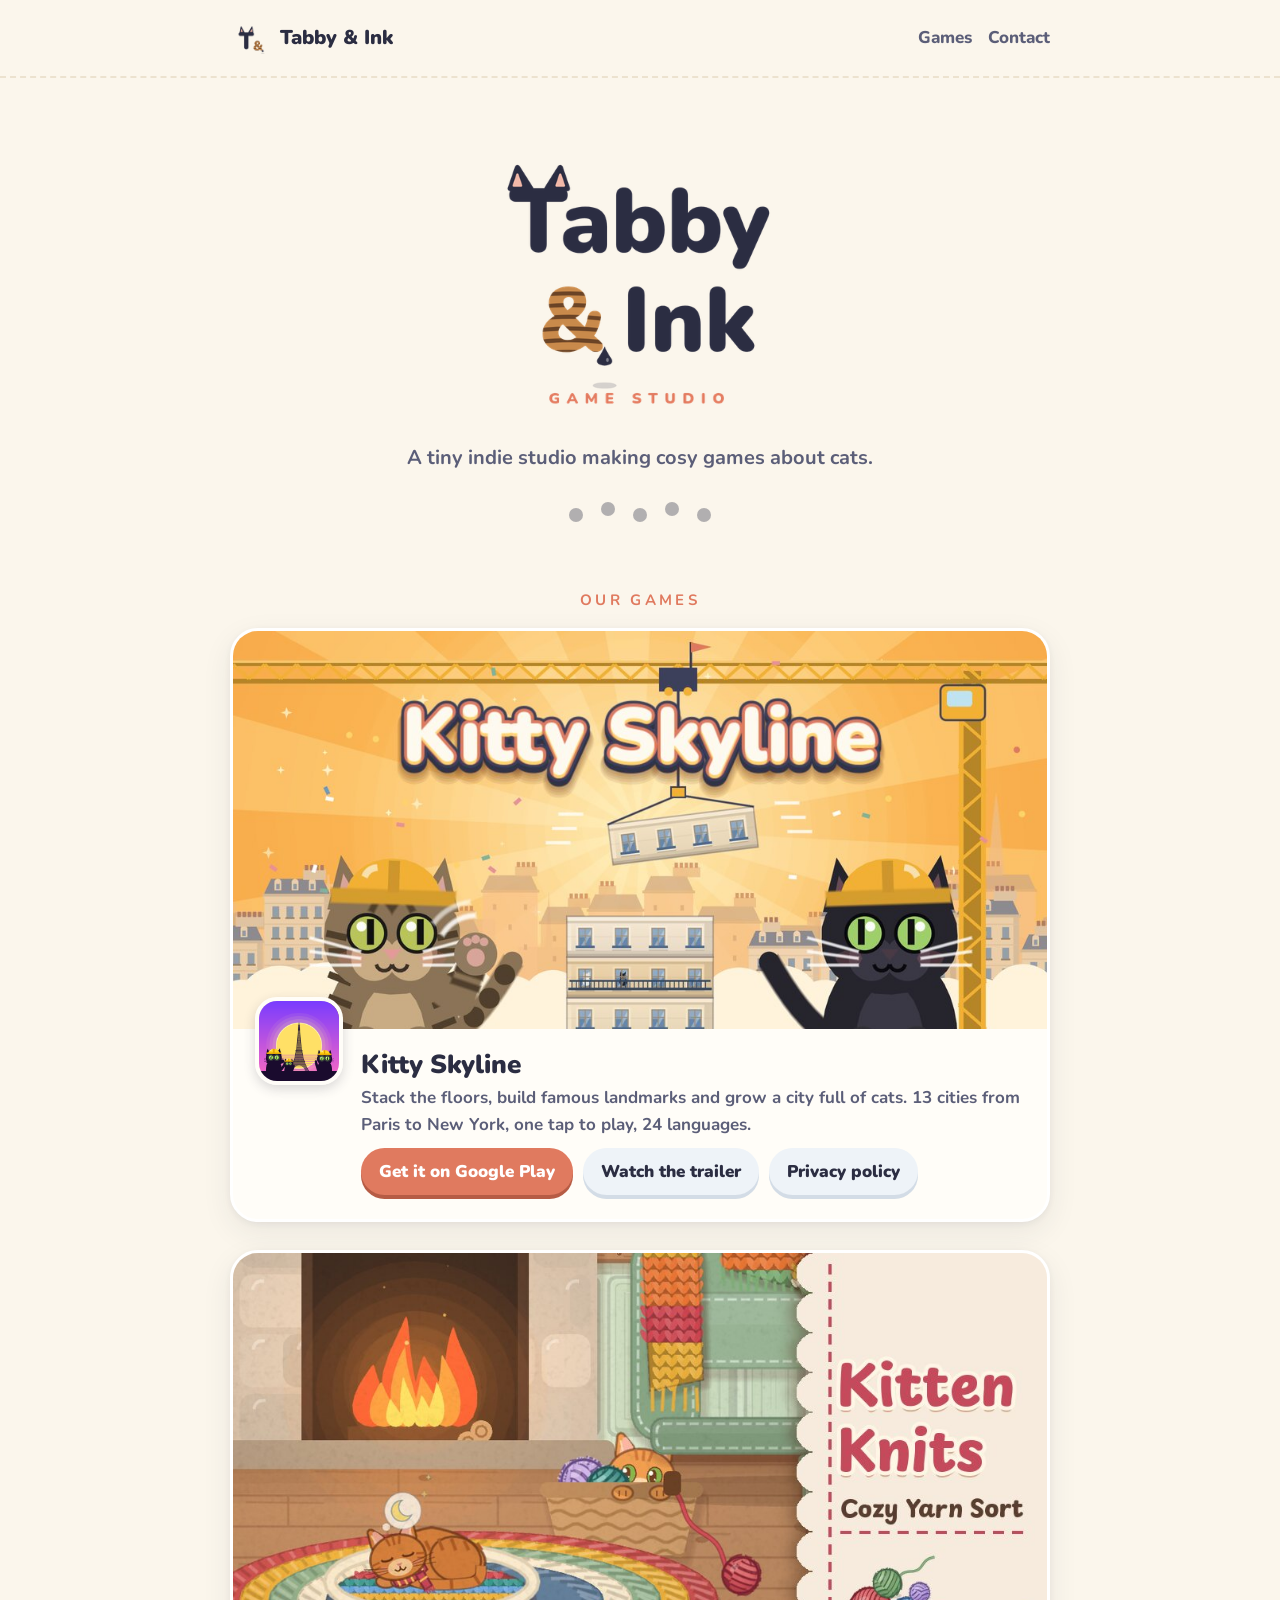
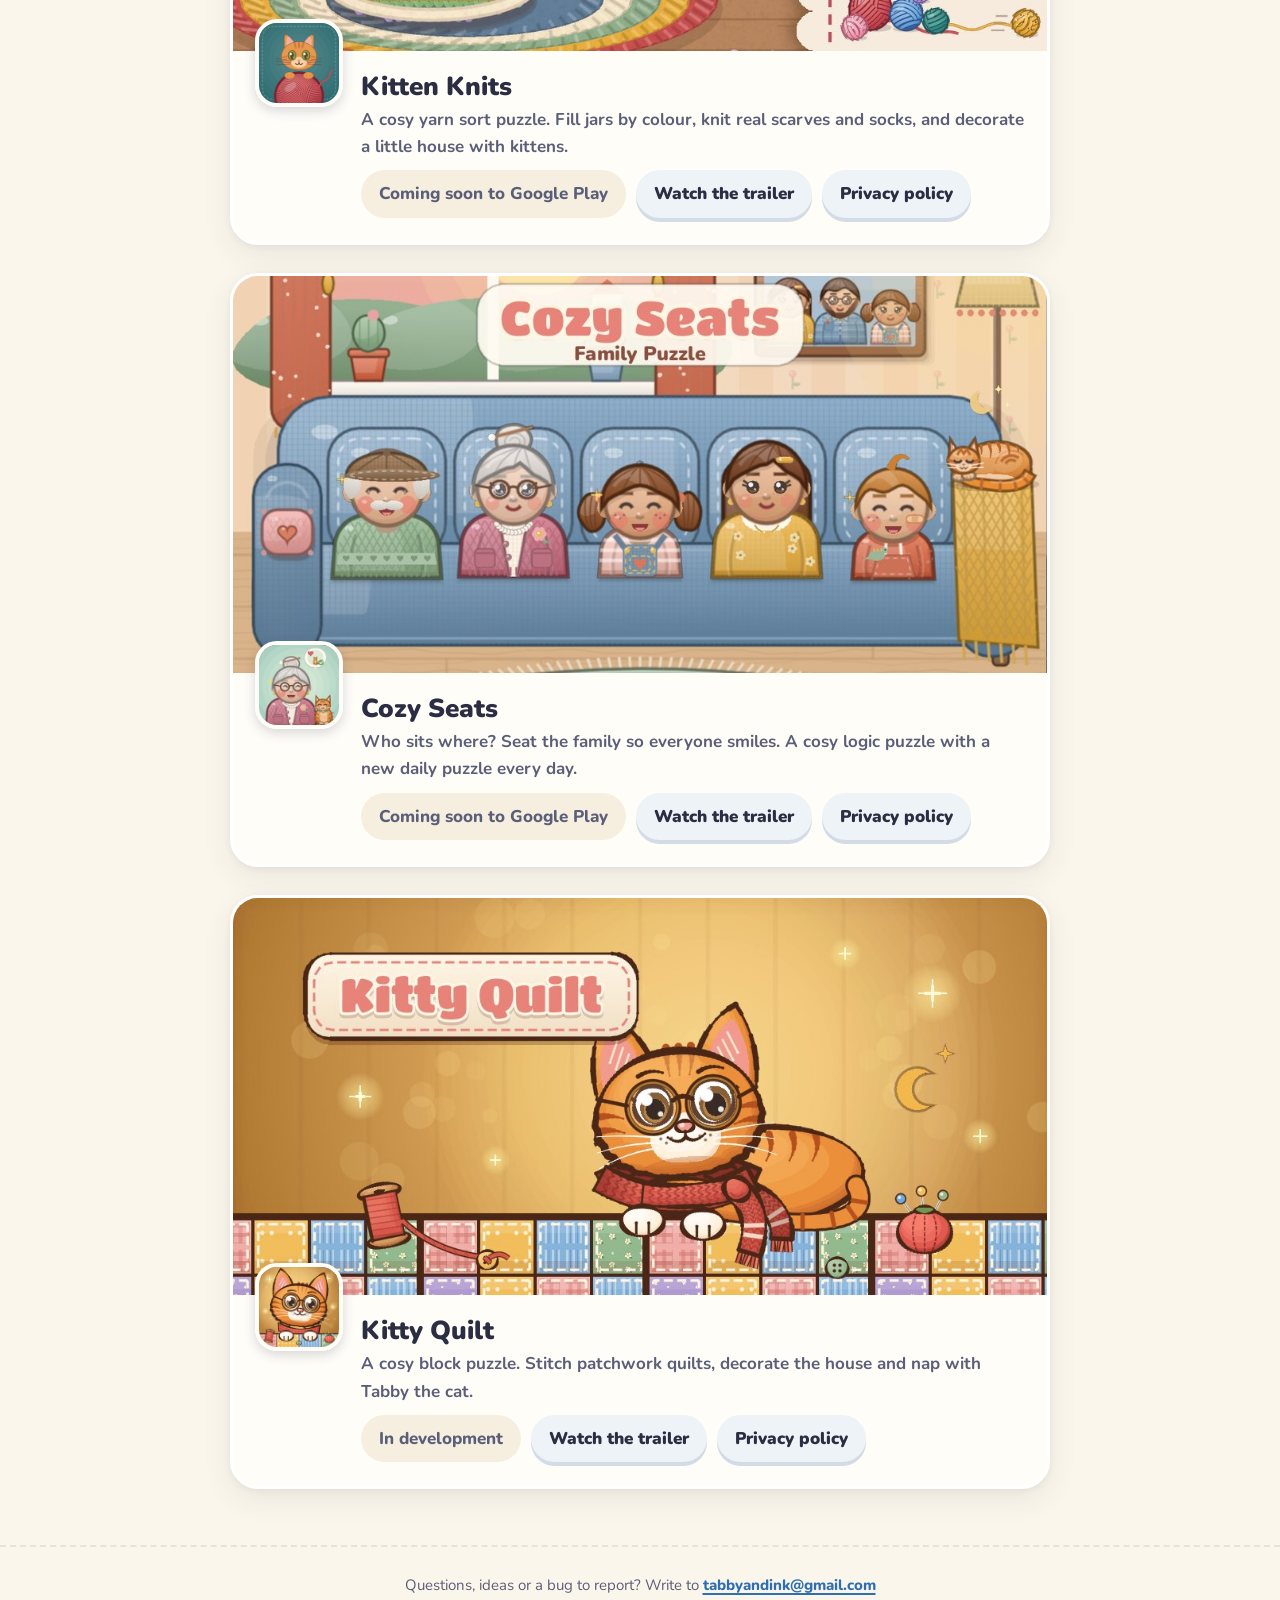
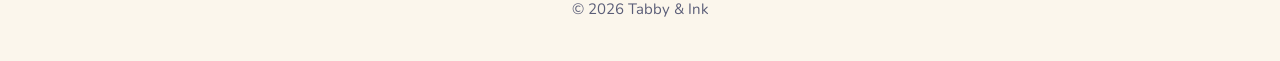
<file: index.html>
<!doctype html>
<html lang="en">
<head>
<meta charset="utf-8">
<meta name="viewport" content="width=device-width, initial-scale=1">
<title>Tabby &amp; Ink · cosy games with cats</title>
<meta name="description" content="Tabby &amp; Ink is a tiny indie studio making cosy mobile games about cats. Our games: Kitty Skyline, Kitten Knits, Cozy Seats and Kitty Quilt.">
<link rel="icon" href="img/favicon.png">
<link rel="apple-touch-icon" href="img/apple-touch-icon.png">
<link rel="preconnect" href="https://fonts.googleapis.com">
<link rel="preconnect" href="https://fonts.gstatic.com" crossorigin>
<link href="https://fonts.googleapis.com/css2?family=Nunito:wght@600;700;800;900&display=swap" rel="stylesheet">
<link rel="stylesheet" href="style.css">
</head>
<body>
<header class="top">
  <div class="wrap">
    <a class="brand" href="./"><img src="img/favicon.png" alt=""><span>Tabby &amp; Ink</span></a>
    <nav><a href="#games">Games</a><a href="#contact">Contact</a></nav>
  </div>
</header>

<main class="wrap">
  <section class="hero">
    <img src="img/logo.png" alt="Tabby &amp; Ink game studio" width="480" height="400">
    <p>A tiny indie studio making cosy games about cats.</p>
    <div class="paws" aria-hidden="true"><span></span><span></span><span></span><span></span><span></span></div>
  </section>

  <h2 class="section" id="games">Our games</h2>
  <article class="game">
    <img class="banner" src="img/kitty-skyline-banner.jpg" alt="Kitty Skyline: cats building a city at sunset" width="1024" height="500">
    <div class="body">
      <img class="icon" src="img/kitty-skyline-icon.png" alt="Kitty Skyline icon" width="88" height="88">
      <div>
        <h3>Kitty Skyline</h3>
        <p class="tag">Stack the floors, build famous landmarks and grow a city full of cats. 13 cities from Paris to New York, one tap to play, 24 languages.</p>
        <div class="links">
          <a class="btn" href="https://play.google.com/store/apps/details?id=com.tabbyandink.kittyskyline">Get it on Google Play</a>
          <a class="btn soft" href="https://www.youtube.com/watch?v=8Zz95XnE2Go" rel="noopener">Watch the trailer</a>
          <a class="btn soft" href="kitty-skyline/privacy.html">Privacy policy</a>
        </div>
      </div>
    </div>
  </article>
  <article class="game">
    <img class="banner" src="img/kitten-knits-banner.jpg" alt="Kitten Knits: kittens and colourful yarn jars" width="1024" height="500" loading="lazy">
    <div class="body">
      <img class="icon" src="img/kitten-knits-icon.png" alt="Kitten Knits icon" width="88" height="88">
      <div>
        <h3>Kitten Knits</h3>
        <p class="tag">A cosy yarn sort puzzle. Fill jars by colour, knit real scarves and socks, and decorate a little house with kittens.</p>
        <div class="links">
          <span class="soon">Coming soon to Google Play</span>
          <a class="btn soft" href="https://www.youtube.com/watch?v=fuRqTIz0ewI" rel="noopener">Watch the trailer</a>
          <a class="btn soft" href="kitten-knits/privacy.html">Privacy policy</a>
        </div>
      </div>
    </div>
  </article>
  <article class="game">
    <img class="banner" src="img/cozy-seats-banner.jpg" alt="Cozy Seats: a family around a cosy table" width="1024" height="500" loading="lazy">
    <div class="body">
      <img class="icon" src="img/cozy-seats-icon.png" alt="Cozy Seats icon" width="88" height="88">
      <div>
        <h3>Cozy Seats</h3>
        <p class="tag">Who sits where? Seat the family so everyone smiles. A cosy logic puzzle with a new daily puzzle every day.</p>
        <div class="links">
          <span class="soon">Coming soon to Google Play</span>
          <a class="btn soft" href="https://www.youtube.com/watch?v=xFOIhZDiZyg" rel="noopener">Watch the trailer</a>
          <a class="btn soft" href="cozy-seats/privacy.html">Privacy policy</a>
        </div>
      </div>
    </div>
  </article>
  <article class="game">
    <img class="banner" src="img/kitty-quilt-banner.jpg" alt="Kitty Quilt: a patchwork quilt and a sleepy cat" width="1024" height="500" loading="lazy">
    <div class="body">
      <img class="icon" src="img/kitty-quilt-icon.png" alt="Kitty Quilt icon" width="88" height="88">
      <div>
        <h3>Kitty Quilt</h3>
        <p class="tag">A cosy block puzzle. Stitch patchwork quilts, decorate the house and nap with Tabby the cat.</p>
        <div class="links">
          <span class="soon">In development</span>
          <a class="btn soft" href="https://www.youtube.com/watch?v=QstAXXqa9cU" rel="noopener">Watch the trailer</a>
          <a class="btn soft" href="kitty-quilt/privacy.html">Privacy policy</a>
        </div>
      </div>
    </div>
  </article>
</main>

<footer id="contact">
  <div class="wrap">
    Questions, ideas or a bug to report? Write to <a href="mailto:tabbyandink@gmail.com">tabbyandink@gmail.com</a><br>
    © 2026 Tabby &amp; Ink
  </div>
</footer>
</body>
</html>
</file>
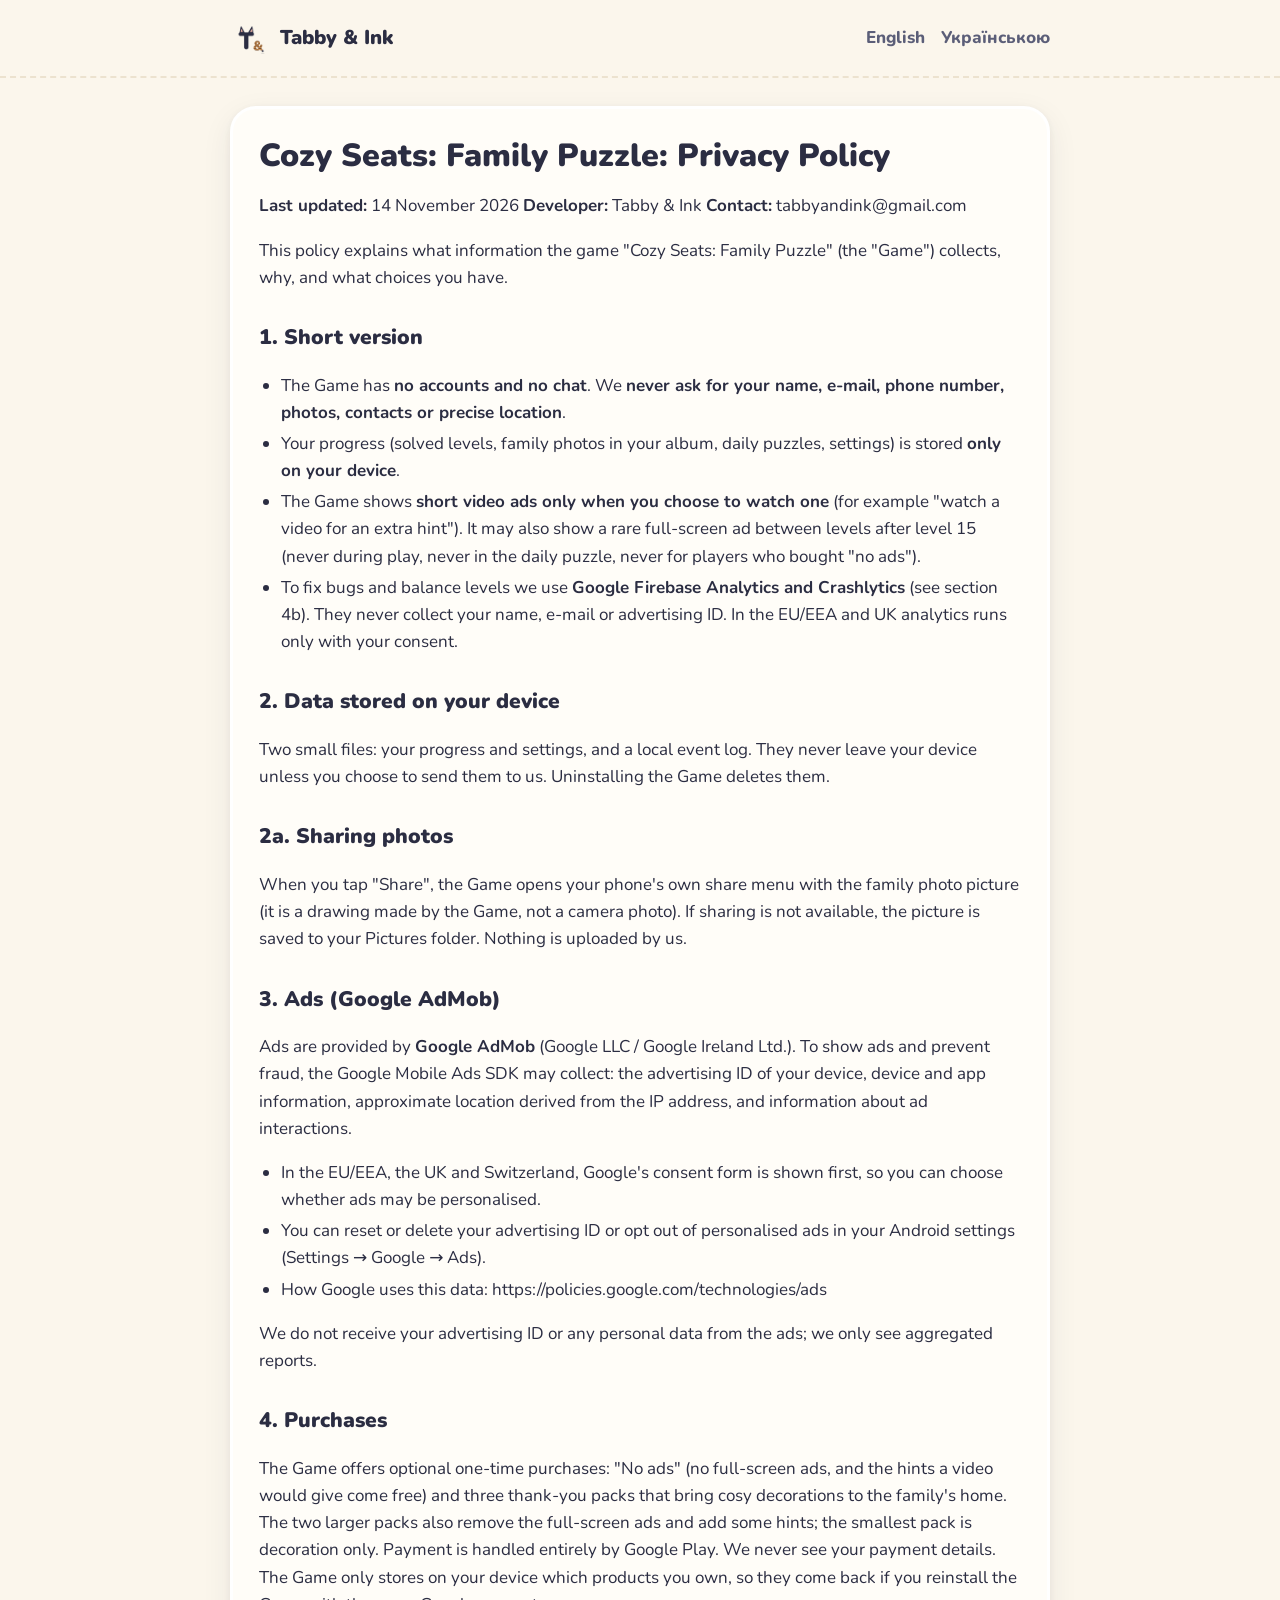
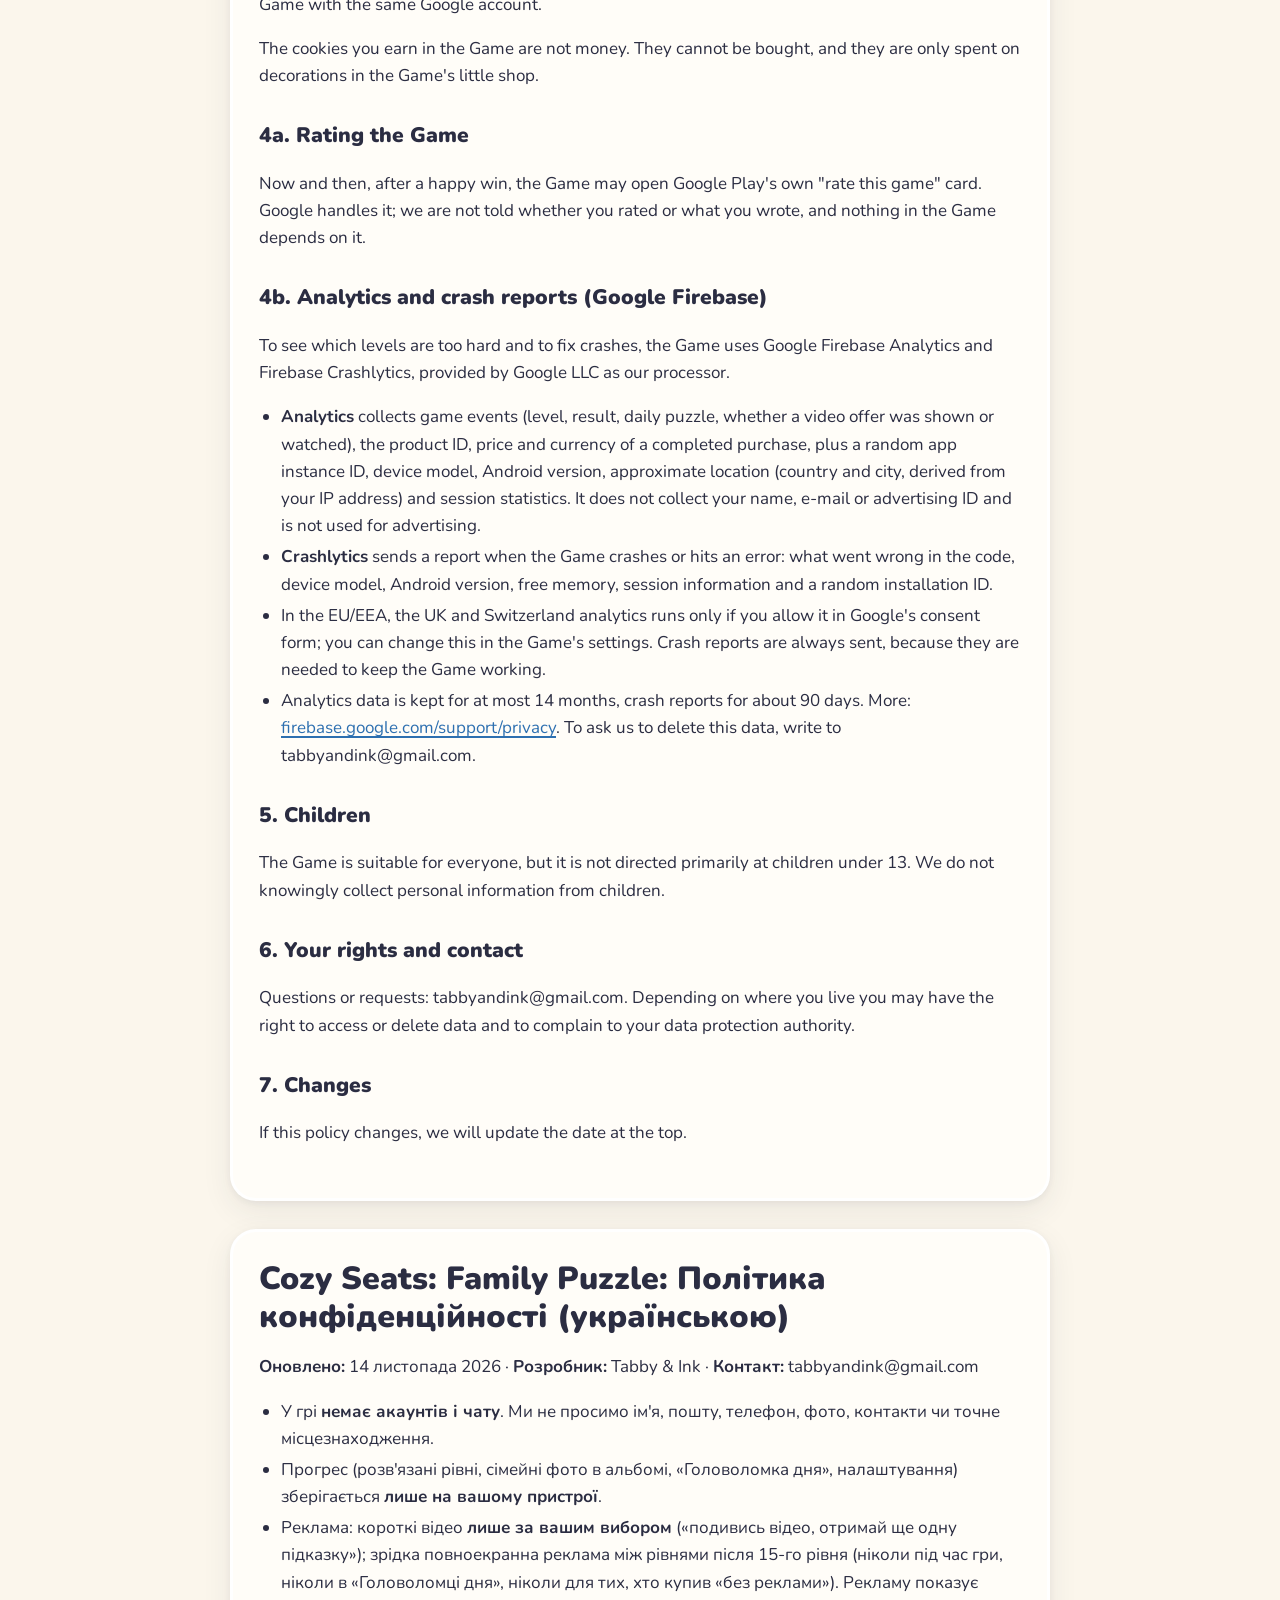
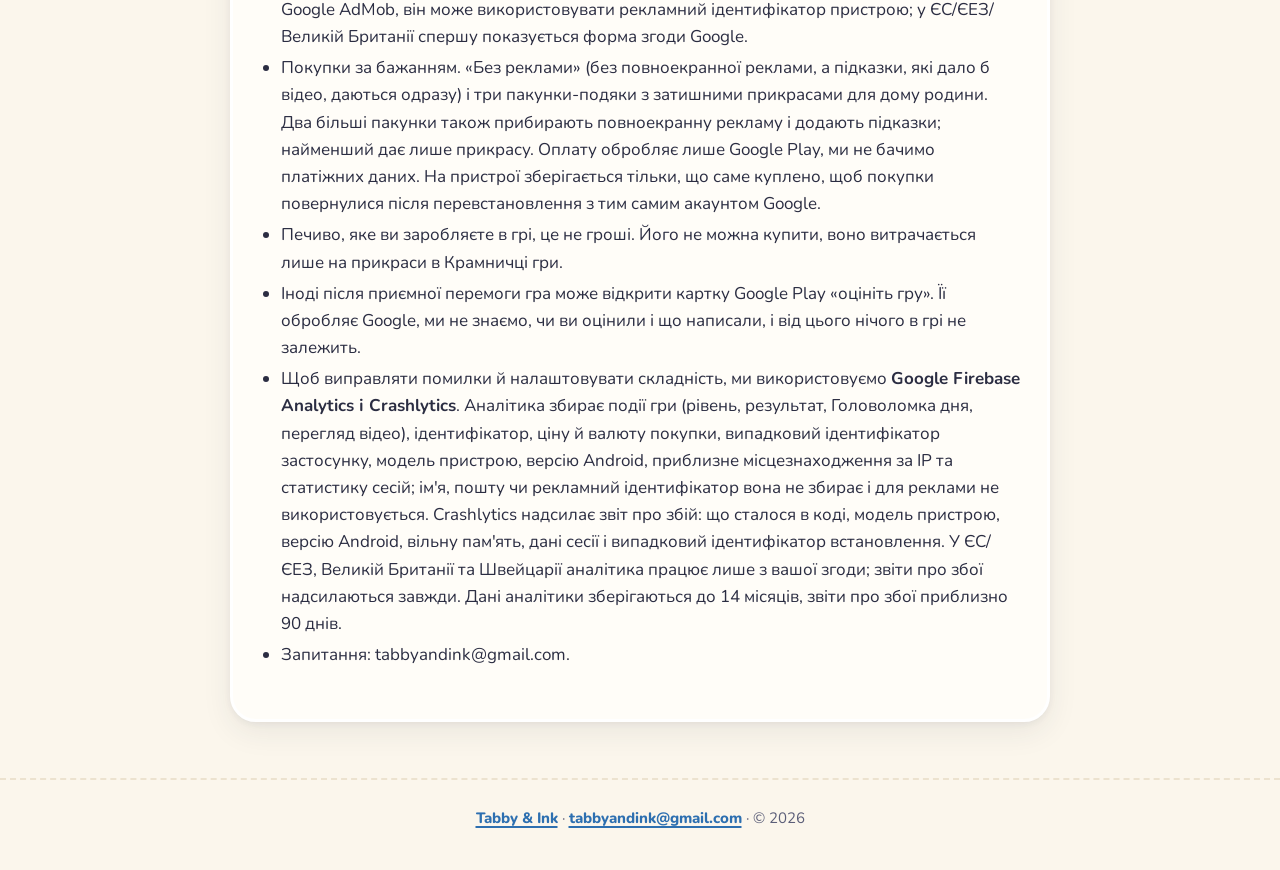
<file: cozy-seats/privacy.html>
<!doctype html>
<html lang="en">
<head>
<meta charset="utf-8">
<meta name="viewport" content="width=device-width, initial-scale=1">
<title>Cozy Seats · Privacy policy</title>
<meta name="description" content="Privacy policy of the mobile game Cozy Seats by Tabby &amp; Ink.">
<link rel="icon" href="../img/favicon.png">
<link rel="apple-touch-icon" href="../img/apple-touch-icon.png">
<link rel="preconnect" href="https://fonts.googleapis.com">
<link rel="preconnect" href="https://fonts.gstatic.com" crossorigin>
<link href="https://fonts.googleapis.com/css2?family=Nunito:wght@600;700;800;900&display=swap" rel="stylesheet">
<link rel="stylesheet" href="../style.css">
</head>
<body>
<header class="top">
  <div class="wrap">
    <a class="brand" href="../"><img src="../img/favicon.png" alt=""><span>Tabby &amp; Ink</span></a>
    <nav><a href="#en">English</a><a href="#uk">Українською</a></nav>
  </div>
</header>

<main class="wrap">
<article class="doc" id="en" lang="en">
<h1>Cozy Seats: Family Puzzle: Privacy Policy</h1>
<p><strong>Last updated:</strong> 14 November 2026
<strong>Developer:</strong> Tabby &amp; Ink
<strong>Contact:</strong> tabbyandink@gmail.com</p>
<p>This policy explains what information the game "Cozy Seats: Family Puzzle" (the "Game") collects, why, and what choices you have.</p>
<h2>1. Short version</h2>
<ul>
<li>The Game has <strong>no accounts and no chat</strong>. We <strong>never ask for your name, e‑mail, phone number, photos, contacts or precise location</strong>.</li>
<li>Your progress (solved levels, family photos in your album, daily puzzles, settings) is stored <strong>only on your device</strong>.</li>
<li>The Game shows <strong>short video ads only when you choose to watch one</strong> (for example "watch a video for an extra hint"). It may also show a rare full‑screen ad between levels after level 15 (never during play, never in the daily puzzle, never for players who bought "no ads").</li>
<li>To fix bugs and balance levels we use <strong>Google Firebase Analytics and Crashlytics</strong> (see section 4b). They never collect your name, e‑mail or advertising ID. In the EU/EEA and UK analytics runs only with your consent.</li>
</ul>
<h2>2. Data stored on your device</h2>
<p>Two small files: your progress and settings, and a local event log. They never leave your device unless you choose to send them to us. Uninstalling the Game deletes them.</p>
<h2>2a. Sharing photos</h2>
<p>When you tap "Share", the Game opens your phone's own share menu with the family photo picture (it is a drawing made by the Game, not a camera photo). If sharing is not available, the picture is saved to your Pictures folder. Nothing is uploaded by us.</p>
<h2>3. Ads (Google AdMob)</h2>
<p>Ads are provided by <strong>Google AdMob</strong> (Google LLC / Google Ireland Ltd.). To show ads and prevent fraud, the Google Mobile Ads SDK may collect: the advertising ID of your device, device and app information, approximate location derived from the IP address, and information about ad interactions.</p>
<ul>
<li>In the EU/EEA, the UK and Switzerland, Google's consent form is shown first, so you can choose whether ads may be personalised.</li>
<li>You can reset or delete your advertising ID or opt out of personalised ads in your Android settings (Settings → Google → Ads).</li>
<li>How Google uses this data: https://policies.google.com/technologies/ads</li>
</ul>
<p>We do not receive your advertising ID or any personal data from the ads; we only see aggregated reports.</p>
<h2>4. Purchases</h2>
<p>The Game offers optional one‑time purchases: "No ads" (no full‑screen ads, and the hints a video would give come free) and three thank‑you packs that bring cosy decorations to the family's home. The two larger packs also remove the full‑screen ads and add some hints; the smallest pack is decoration only. Payment is handled entirely by Google Play. We never see your payment details. The Game only stores on your device which products you own, so they come back if you reinstall the Game with the same Google account.</p>
<p>The cookies you earn in the Game are not money. They cannot be bought, and they are only spent on decorations in the Game's little shop.</p>
<h2>4a. Rating the Game</h2>
<p>Now and then, after a happy win, the Game may open Google Play's own "rate this game" card. Google handles it; we are not told whether you rated or what you wrote, and nothing in the Game depends on it.</p>
<h2>4b. Analytics and crash reports (Google Firebase)</h2>
<p>To see which levels are too hard and to fix crashes, the Game uses Google Firebase Analytics and Firebase Crashlytics, provided by Google LLC as our processor.</p>
<ul>
<li><strong>Analytics</strong> collects game events (level, result, daily puzzle, whether a video offer was shown or watched), the product ID, price and currency of a completed purchase, plus a random app instance ID, device model, Android version, approximate location (country and city, derived from your IP address) and session statistics. It does not collect your name, e‑mail or advertising ID and is not used for advertising.</li>
<li><strong>Crashlytics</strong> sends a report when the Game crashes or hits an error: what went wrong in the code, device model, Android version, free memory, session information and a random installation ID.</li>
<li>In the EU/EEA, the UK and Switzerland analytics runs only if you allow it in Google's consent form; you can change this in the Game's settings. Crash reports are always sent, because they are needed to keep the Game working.</li>
<li>Analytics data is kept for at most 14 months, crash reports for about 90 days. More: <a href="https://firebase.google.com/support/privacy">firebase.google.com/support/privacy</a>. To ask us to delete this data, write to tabbyandink@gmail.com.</li>
</ul>
<h2>5. Children</h2>
<p>The Game is suitable for everyone, but it is not directed primarily at children under 13. We do not knowingly collect personal information from children.</p>
<h2>6. Your rights and contact</h2>
<p>Questions or requests: tabbyandink@gmail.com. Depending on where you live you may have the right to access or delete data and to complain to your data protection authority.</p>
<h2>7. Changes</h2>
<p>If this policy changes, we will update the date at the top.</p>
</article>
<article class="doc" id="uk" lang="uk">
<h1>Cozy Seats: Family Puzzle: Політика конфіденційності (українською)</h1>
<p><strong>Оновлено:</strong> 14 листопада 2026 · <strong>Розробник:</strong> Tabby &amp; Ink · <strong>Контакт:</strong> tabbyandink@gmail.com</p>
<ul>
<li>У грі <strong>немає акаунтів і чату</strong>. Ми не просимо ім'я, пошту, телефон, фото, контакти чи точне місцезнаходження.</li>
<li>Прогрес (розв'язані рівні, сімейні фото в альбомі, «Головоломка дня», налаштування) зберігається <strong>лише на вашому пристрої</strong>.</li>
<li>Реклама: короткі відео <strong>лише за вашим вибором</strong> («подивись відео, отримай ще одну підказку»); зрідка повноекранна реклама між рівнями після 15-го рівня (ніколи під час гри, ніколи в «Головоломці дня», ніколи для тих, хто купив «без реклами»). Рекламу показує Google AdMob, він може використовувати рекламний ідентифікатор пристрою; у ЄС/ЄЕЗ/Великій Британії спершу показується форма згоди Google.</li>
<li>Покупки за бажанням. «Без реклами» (без повноекранної реклами, а підказки, які дало б відео, даються одразу) і три пакунки‑подяки з затишними прикрасами для дому родини. Два більші пакунки також прибирають повноекранну рекламу і додають підказки; найменший дає лише прикрасу. Оплату обробляє лише Google Play, ми не бачимо платіжних даних. На пристрої зберігається тільки, що саме куплено, щоб покупки повернулися після перевстановлення з тим самим акаунтом Google.</li>
<li>Печиво, яке ви заробляєте в грі, це не гроші. Його не можна купити, воно витрачається лише на прикраси в Крамничці гри.</li>
<li>Іноді після приємної перемоги гра може відкрити картку Google Play «оцініть гру». Її обробляє Google, ми не знаємо, чи ви оцінили і що написали, і від цього нічого в грі не залежить.</li>
<li>Щоб виправляти помилки й налаштовувати складність, ми використовуємо <strong>Google Firebase Analytics і Crashlytics</strong>. Аналітика збирає події гри (рівень, результат, Головоломка дня, перегляд відео), ідентифікатор, ціну й валюту покупки, випадковий ідентифікатор застосунку, модель пристрою, версію Android, приблизне місцезнаходження за IP та статистику сесій; ім'я, пошту чи рекламний ідентифікатор вона не збирає і для реклами не використовується. Crashlytics надсилає звіт про збій: що сталося в коді, модель пристрою, версію Android, вільну пам'ять, дані сесії і випадковий ідентифікатор встановлення. У ЄС/ЄЕЗ, Великій Британії та Швейцарії аналітика працює лише з вашої згоди; звіти про збої надсилаються завжди. Дані аналітики зберігаються до 14 місяців, звіти про збої приблизно 90 днів.</li>
<li>Запитання: tabbyandink@gmail.com.</li>
</ul>
</article>
</main>

<footer>
  <div class="wrap">
    <a href="../">Tabby &amp; Ink</a> · <a href="mailto:tabbyandink@gmail.com">tabbyandink@gmail.com</a> · © 2026
  </div>
</footer>
</body>
</html>
</file>
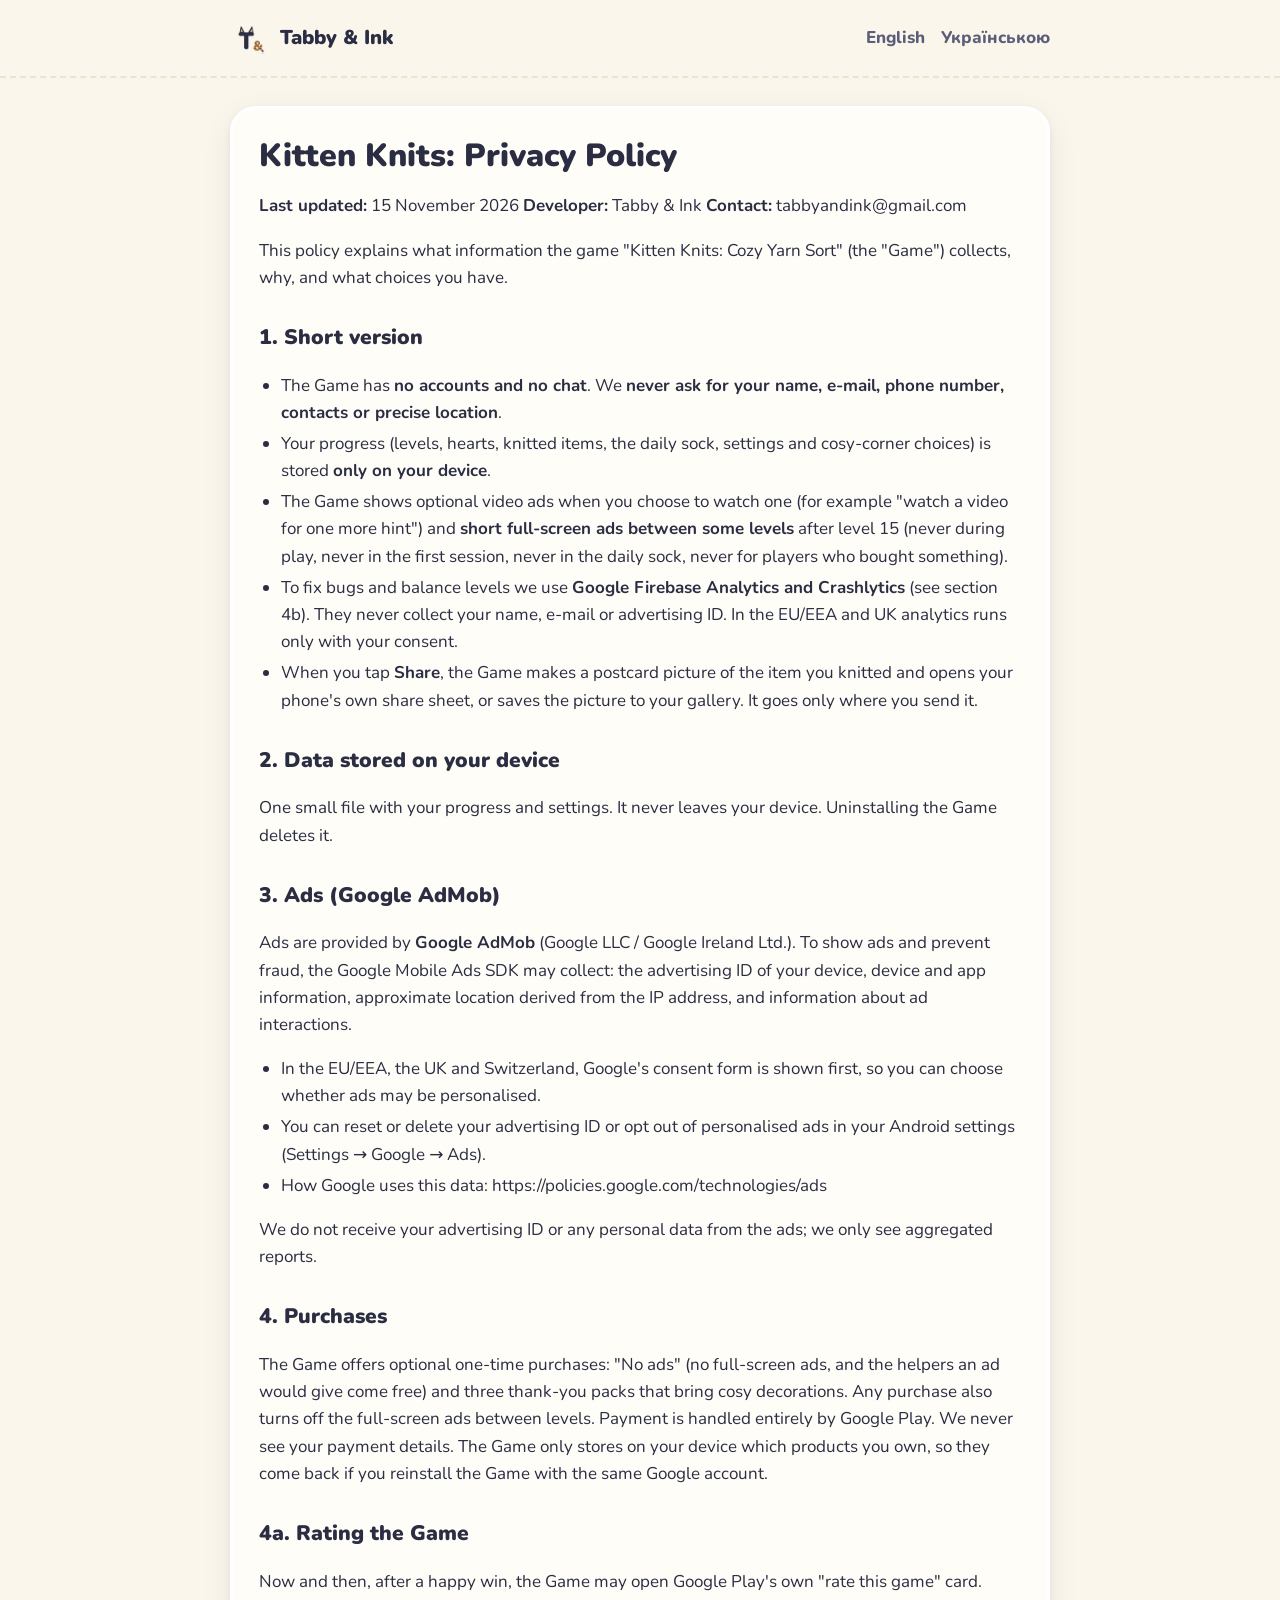
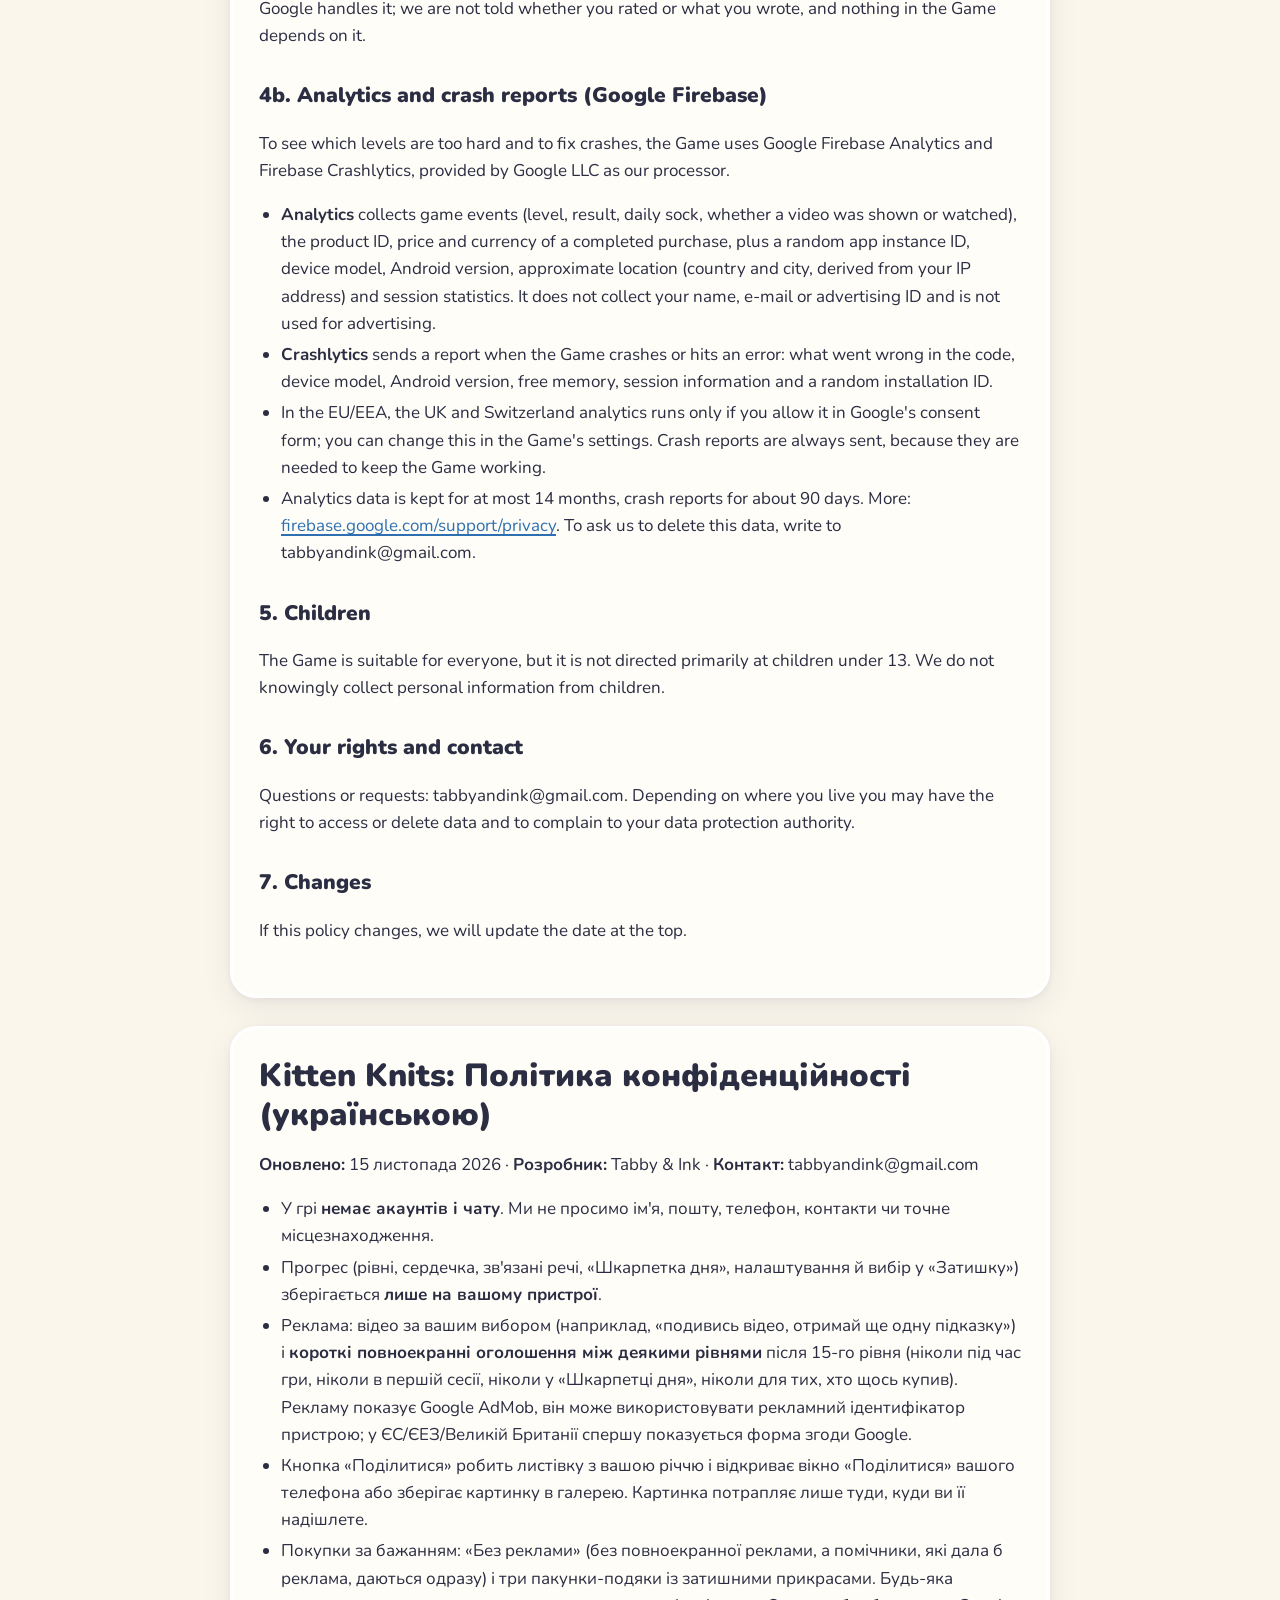
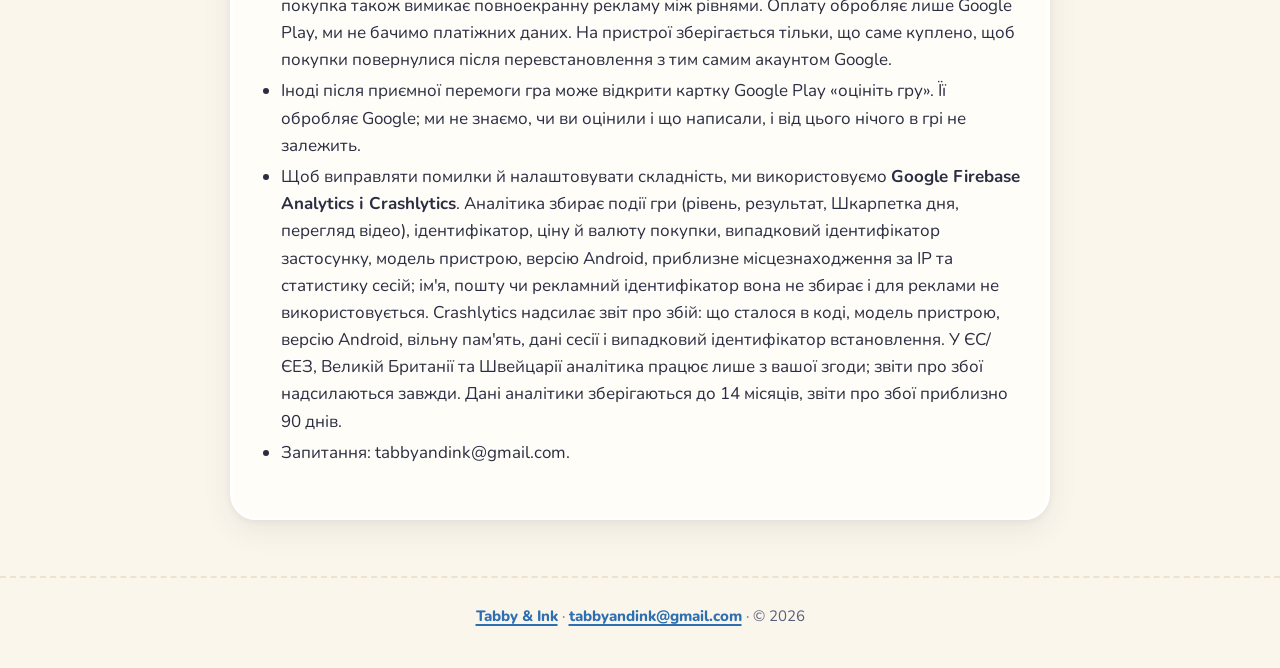
<file: kitten-knits/privacy.html>
<!doctype html>
<html lang="en">
<head>
<meta charset="utf-8">
<meta name="viewport" content="width=device-width, initial-scale=1">
<title>Kitten Knits · Privacy policy</title>
<meta name="description" content="Privacy policy of the mobile game Kitten Knits by Tabby &amp; Ink.">
<link rel="icon" href="../img/favicon.png">
<link rel="apple-touch-icon" href="../img/apple-touch-icon.png">
<link rel="preconnect" href="https://fonts.googleapis.com">
<link rel="preconnect" href="https://fonts.gstatic.com" crossorigin>
<link href="https://fonts.googleapis.com/css2?family=Nunito:wght@600;700;800;900&display=swap" rel="stylesheet">
<link rel="stylesheet" href="../style.css">
</head>
<body>
<header class="top">
  <div class="wrap">
    <a class="brand" href="../"><img src="../img/favicon.png" alt=""><span>Tabby &amp; Ink</span></a>
    <nav><a href="#en">English</a><a href="#uk">Українською</a></nav>
  </div>
</header>

<main class="wrap">
<article class="doc" id="en" lang="en">
<h1>Kitten Knits: Privacy Policy</h1>
<p><strong>Last updated:</strong> 15 November 2026
<strong>Developer:</strong> Tabby &amp; Ink
<strong>Contact:</strong> tabbyandink@gmail.com</p>
<p>This policy explains what information the game "Kitten Knits: Cozy Yarn Sort" (the "Game") collects, why, and what choices you have.</p>
<h2>1. Short version</h2>
<ul>
<li>The Game has <strong>no accounts and no chat</strong>. We <strong>never ask for your name, e‑mail, phone number, contacts or precise location</strong>.</li>
<li>Your progress (levels, hearts, knitted items, the daily sock, settings and cosy‑corner choices) is stored <strong>only on your device</strong>.</li>
<li>The Game shows optional video ads when you choose to watch one (for example "watch a video for one more hint") and <strong>short full‑screen ads between some levels</strong> after level 15 (never during play, never in the first session, never in the daily sock, never for players who bought something).</li>
<li>To fix bugs and balance levels we use <strong>Google Firebase Analytics and Crashlytics</strong> (see section 4b). They never collect your name, e‑mail or advertising ID. In the EU/EEA and UK analytics runs only with your consent.</li>
<li>When you tap <strong>Share</strong>, the Game makes a postcard picture of the item you knitted and opens your phone's own share sheet, or saves the picture to your gallery. It goes only where you send it.</li>
</ul>
<h2>2. Data stored on your device</h2>
<p>One small file with your progress and settings. It never leaves your device. Uninstalling the Game deletes it.</p>
<h2>3. Ads (Google AdMob)</h2>
<p>Ads are provided by <strong>Google AdMob</strong> (Google LLC / Google Ireland Ltd.). To show ads and prevent fraud, the Google Mobile Ads SDK may collect: the advertising ID of your device, device and app information, approximate location derived from the IP address, and information about ad interactions.</p>
<ul>
<li>In the EU/EEA, the UK and Switzerland, Google's consent form is shown first, so you can choose whether ads may be personalised.</li>
<li>You can reset or delete your advertising ID or opt out of personalised ads in your Android settings (Settings → Google → Ads).</li>
<li>How Google uses this data: https://policies.google.com/technologies/ads</li>
</ul>
<p>We do not receive your advertising ID or any personal data from the ads; we only see aggregated reports.</p>
<h2>4. Purchases</h2>
<p>The Game offers optional one‑time purchases: "No ads" (no full‑screen ads, and the helpers an ad would give come free) and three thank‑you packs that bring cosy decorations. Any purchase also turns off the full‑screen ads between levels. Payment is handled entirely by Google Play. We never see your payment details. The Game only stores on your device which products you own, so they come back if you reinstall the Game with the same Google account.</p>
<h2>4a. Rating the Game</h2>
<p>Now and then, after a happy win, the Game may open Google Play's own "rate this game" card. Google handles it; we are not told whether you rated or what you wrote, and nothing in the Game depends on it.</p>
<h2>4b. Analytics and crash reports (Google Firebase)</h2>
<p>To see which levels are too hard and to fix crashes, the Game uses Google Firebase Analytics and Firebase Crashlytics, provided by Google LLC as our processor.</p>
<ul>
<li><strong>Analytics</strong> collects game events (level, result, daily sock, whether a video was shown or watched), the product ID, price and currency of a completed purchase, plus a random app instance ID, device model, Android version, approximate location (country and city, derived from your IP address) and session statistics. It does not collect your name, e‑mail or advertising ID and is not used for advertising.</li>
<li><strong>Crashlytics</strong> sends a report when the Game crashes or hits an error: what went wrong in the code, device model, Android version, free memory, session information and a random installation ID.</li>
<li>In the EU/EEA, the UK and Switzerland analytics runs only if you allow it in Google's consent form; you can change this in the Game's settings. Crash reports are always sent, because they are needed to keep the Game working.</li>
<li>Analytics data is kept for at most 14 months, crash reports for about 90 days. More: <a href="https://firebase.google.com/support/privacy">firebase.google.com/support/privacy</a>. To ask us to delete this data, write to tabbyandink@gmail.com.</li>
</ul>
<h2>5. Children</h2>
<p>The Game is suitable for everyone, but it is not directed primarily at children under 13. We do not knowingly collect personal information from children.</p>
<h2>6. Your rights and contact</h2>
<p>Questions or requests: tabbyandink@gmail.com. Depending on where you live you may have the right to access or delete data and to complain to your data protection authority.</p>
<h2>7. Changes</h2>
<p>If this policy changes, we will update the date at the top.</p>
</article>
<article class="doc" id="uk" lang="uk">
<h1>Kitten Knits: Політика конфіденційності (українською)</h1>
<p><strong>Оновлено:</strong> 15 листопада 2026 · <strong>Розробник:</strong> Tabby &amp; Ink · <strong>Контакт:</strong> tabbyandink@gmail.com</p>
<ul>
<li>У грі <strong>немає акаунтів і чату</strong>. Ми не просимо ім'я, пошту, телефон, контакти чи точне місцезнаходження.</li>
<li>Прогрес (рівні, сердечка, зв'язані речі, «Шкарпетка дня», налаштування й вибір у «Затишку») зберігається <strong>лише на вашому пристрої</strong>.</li>
<li>Реклама: відео за вашим вибором (наприклад, «подивись відео, отримай ще одну підказку») і <strong>короткі повноекранні оголошення між деякими рівнями</strong> після 15-го рівня (ніколи під час гри, ніколи в першій сесії, ніколи у «Шкарпетці дня», ніколи для тих, хто щось купив). Рекламу показує Google AdMob, він може використовувати рекламний ідентифікатор пристрою; у ЄС/ЄЕЗ/Великій Британії спершу показується форма згоди Google.</li>
<li>Кнопка «Поділитися» робить листівку з вашою річчю і відкриває вікно «Поділитися» вашого телефона або зберігає картинку в галерею. Картинка потрапляє лише туди, куди ви її надішлете.</li>
<li>Покупки за бажанням: «Без реклами» (без повноекранної реклами, а помічники, які дала б реклама, даються одразу) і три пакунки‑подяки із затишними прикрасами. Будь-яка покупка також вимикає повноекранну рекламу між рівнями. Оплату обробляє лише Google Play, ми не бачимо платіжних даних. На пристрої зберігається тільки, що саме куплено, щоб покупки повернулися після перевстановлення з тим самим акаунтом Google.</li>
<li>Іноді після приємної перемоги гра може відкрити картку Google Play «оцініть гру». Її обробляє Google; ми не знаємо, чи ви оцінили і що написали, і від цього нічого в грі не залежить.</li>
<li>Щоб виправляти помилки й налаштовувати складність, ми використовуємо <strong>Google Firebase Analytics і Crashlytics</strong>. Аналітика збирає події гри (рівень, результат, Шкарпетка дня, перегляд відео), ідентифікатор, ціну й валюту покупки, випадковий ідентифікатор застосунку, модель пристрою, версію Android, приблизне місцезнаходження за IP та статистику сесій; ім'я, пошту чи рекламний ідентифікатор вона не збирає і для реклами не використовується. Crashlytics надсилає звіт про збій: що сталося в коді, модель пристрою, версію Android, вільну пам'ять, дані сесії і випадковий ідентифікатор встановлення. У ЄС/ЄЕЗ, Великій Британії та Швейцарії аналітика працює лише з вашої згоди; звіти про збої надсилаються завжди. Дані аналітики зберігаються до 14 місяців, звіти про збої приблизно 90 днів.</li>
<li>Запитання: tabbyandink@gmail.com.</li>
</ul>
</article>
</main>

<footer>
  <div class="wrap">
    <a href="../">Tabby &amp; Ink</a> · <a href="mailto:tabbyandink@gmail.com">tabbyandink@gmail.com</a> · © 2026
  </div>
</footer>
</body>
</html>
</file>
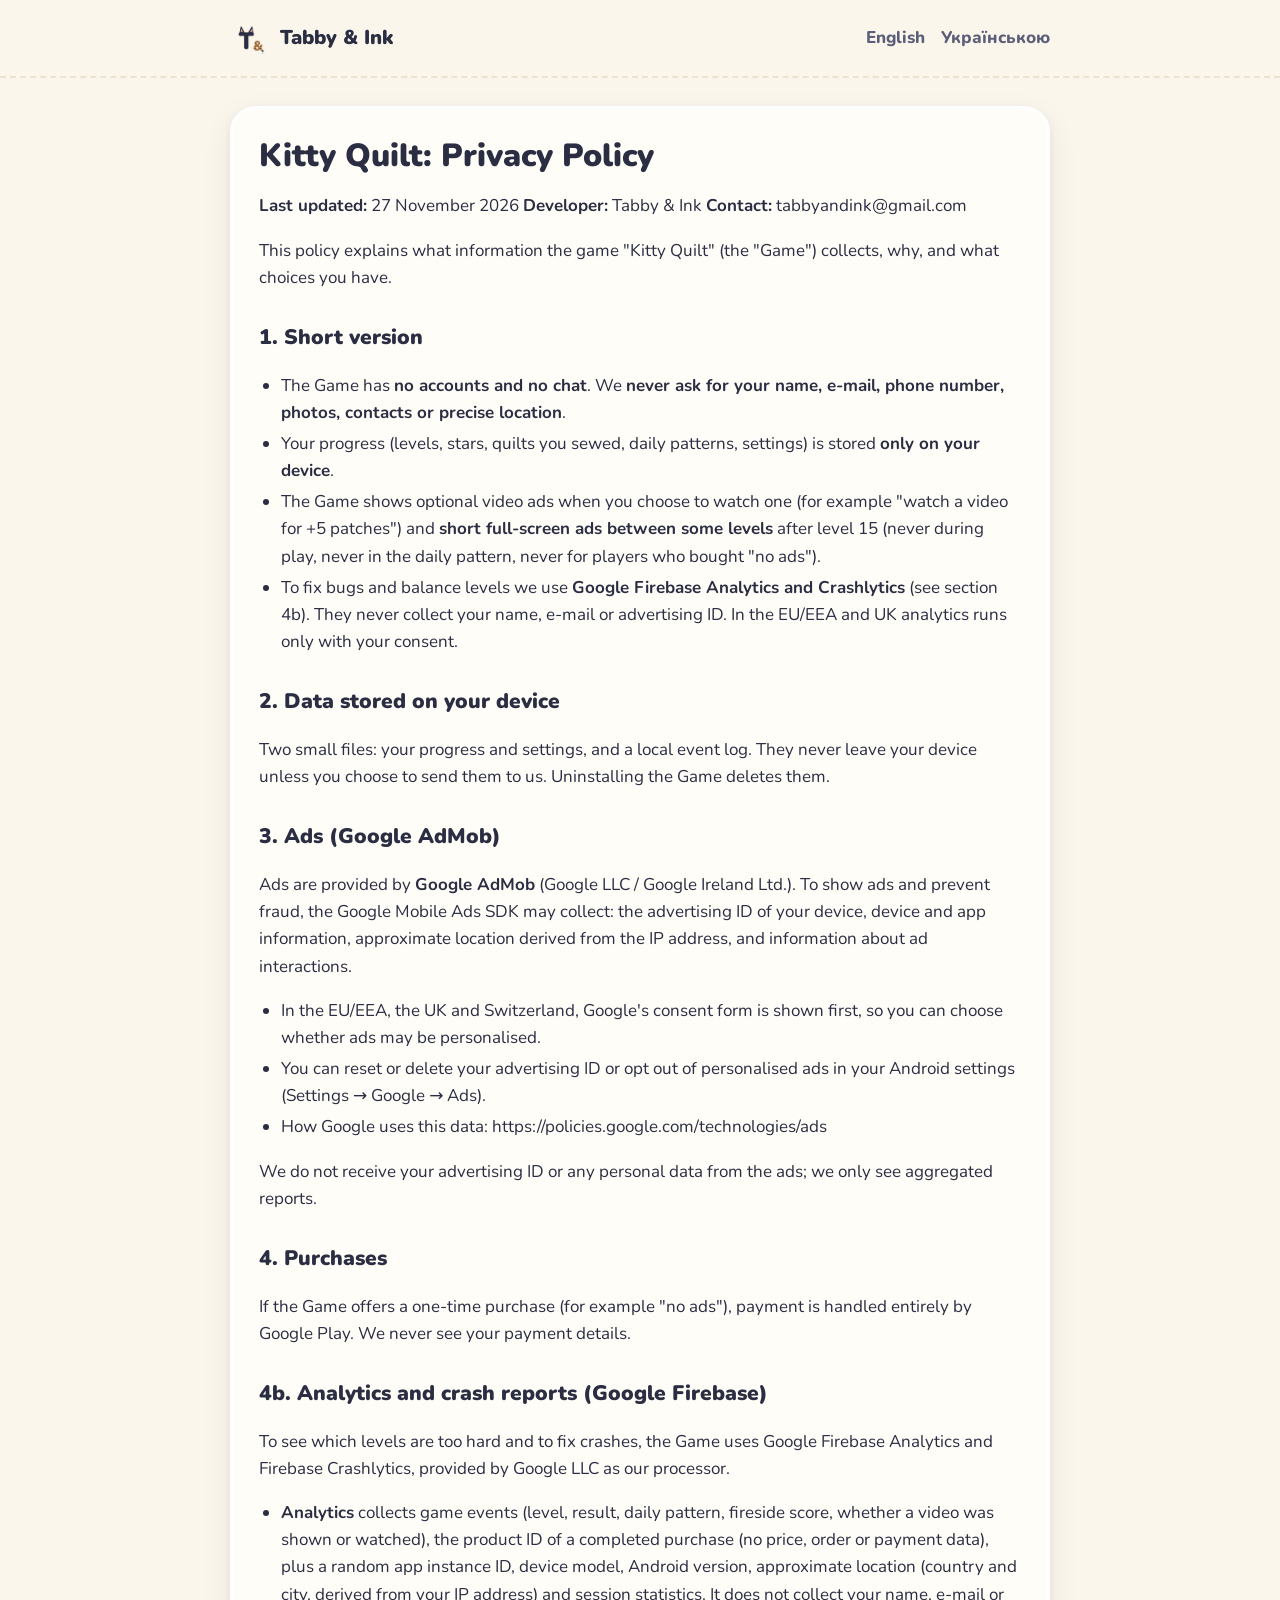
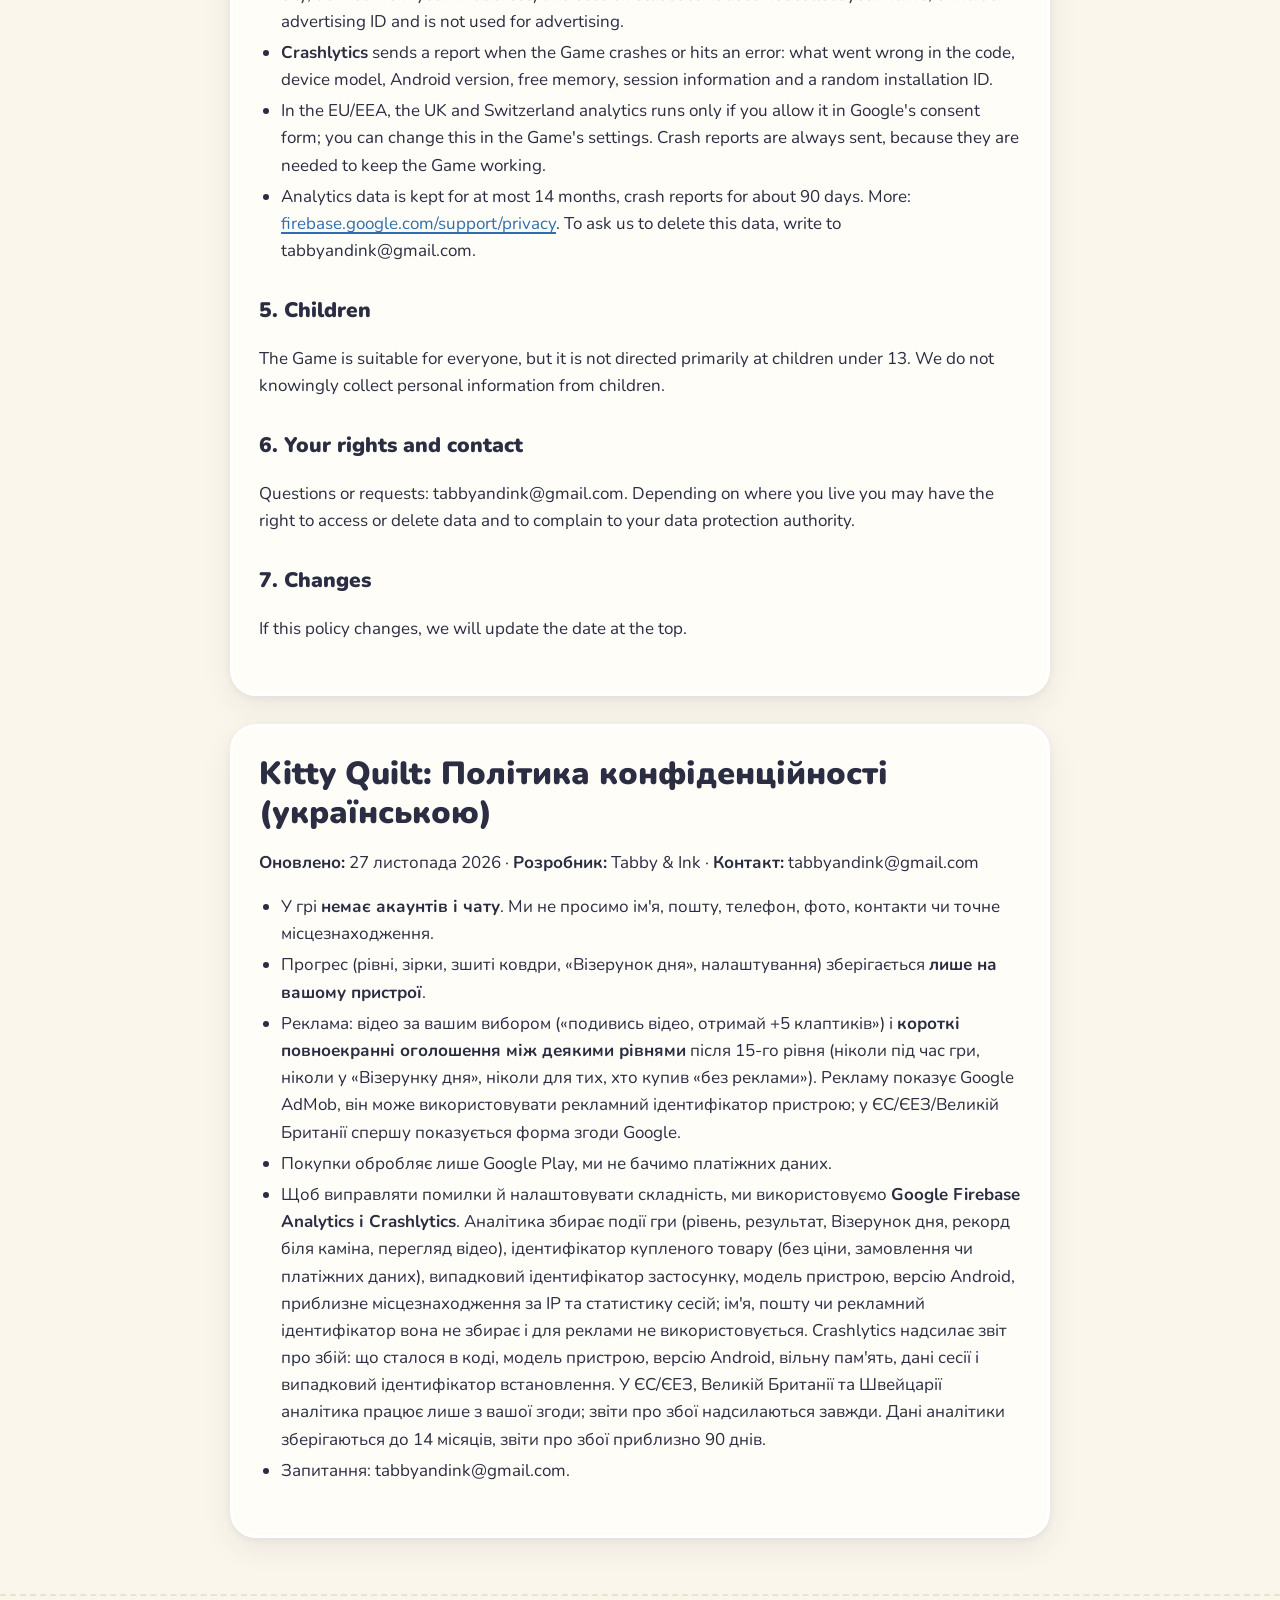
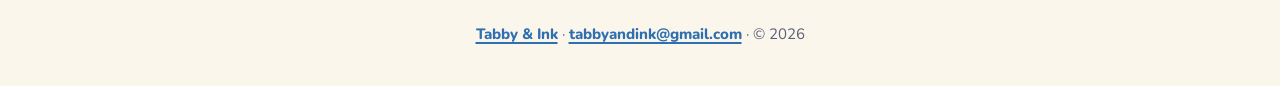
<file: kitty-quilt/privacy.html>
<!doctype html>
<html lang="en">
<head>
<meta charset="utf-8">
<meta name="viewport" content="width=device-width, initial-scale=1">
<title>Kitty Quilt · Privacy policy</title>
<meta name="description" content="Privacy policy of the mobile game Kitty Quilt by Tabby &amp; Ink.">
<link rel="icon" href="../img/favicon.png">
<link rel="apple-touch-icon" href="../img/apple-touch-icon.png">
<link rel="preconnect" href="https://fonts.googleapis.com">
<link rel="preconnect" href="https://fonts.gstatic.com" crossorigin>
<link href="https://fonts.googleapis.com/css2?family=Nunito:wght@600;700;800;900&display=swap" rel="stylesheet">
<link rel="stylesheet" href="../style.css">
</head>
<body>
<header class="top">
  <div class="wrap">
    <a class="brand" href="../"><img src="../img/favicon.png" alt=""><span>Tabby &amp; Ink</span></a>
    <nav><a href="#en">English</a><a href="#uk">Українською</a></nav>
  </div>
</header>

<main class="wrap">
<article class="doc" id="en" lang="en">
<h1>Kitty Quilt: Privacy Policy</h1>
<p><strong>Last updated:</strong> 27 November 2026
<strong>Developer:</strong> Tabby &amp; Ink
<strong>Contact:</strong> tabbyandink@gmail.com</p>
<p>This policy explains what information the game "Kitty Quilt" (the "Game") collects, why, and what choices you have.</p>
<h2>1. Short version</h2>
<ul>
<li>The Game has <strong>no accounts and no chat</strong>. We <strong>never ask for your name, e‑mail, phone number, photos, contacts or precise location</strong>.</li>
<li>Your progress (levels, stars, quilts you sewed, daily patterns, settings) is stored <strong>only on your device</strong>.</li>
<li>The Game shows optional video ads when you choose to watch one (for example "watch a video for +5 patches") and <strong>short full‑screen ads between some levels</strong> after level 15 (never during play, never in the daily pattern, never for players who bought "no ads").</li>
<li>To fix bugs and balance levels we use <strong>Google Firebase Analytics and Crashlytics</strong> (see section 4b). They never collect your name, e‑mail or advertising ID. In the EU/EEA and UK analytics runs only with your consent.</li>
</ul>
<h2>2. Data stored on your device</h2>
<p>Two small files: your progress and settings, and a local event log. They never leave your device unless you choose to send them to us. Uninstalling the Game deletes them.</p>
<h2>3. Ads (Google AdMob)</h2>
<p>Ads are provided by <strong>Google AdMob</strong> (Google LLC / Google Ireland Ltd.). To show ads and prevent fraud, the Google Mobile Ads SDK may collect: the advertising ID of your device, device and app information, approximate location derived from the IP address, and information about ad interactions.</p>
<ul>
<li>In the EU/EEA, the UK and Switzerland, Google's consent form is shown first, so you can choose whether ads may be personalised.</li>
<li>You can reset or delete your advertising ID or opt out of personalised ads in your Android settings (Settings → Google → Ads).</li>
<li>How Google uses this data: https://policies.google.com/technologies/ads</li>
</ul>
<p>We do not receive your advertising ID or any personal data from the ads; we only see aggregated reports.</p>
<h2>4. Purchases</h2>
<p>If the Game offers a one‑time purchase (for example "no ads"), payment is handled entirely by Google Play. We never see your payment details.</p>
<h2>4b. Analytics and crash reports (Google Firebase)</h2>
<p>To see which levels are too hard and to fix crashes, the Game uses Google Firebase Analytics and Firebase Crashlytics, provided by Google LLC as our processor.</p>
<ul>
<li><strong>Analytics</strong> collects game events (level, result, daily pattern, fireside score, whether a video was shown or watched), the product ID of a completed purchase (no price, order or payment data), plus a random app instance ID, device model, Android version, approximate location (country and city, derived from your IP address) and session statistics. It does not collect your name, e‑mail or advertising ID and is not used for advertising.</li>
<li><strong>Crashlytics</strong> sends a report when the Game crashes or hits an error: what went wrong in the code, device model, Android version, free memory, session information and a random installation ID.</li>
<li>In the EU/EEA, the UK and Switzerland analytics runs only if you allow it in Google's consent form; you can change this in the Game's settings. Crash reports are always sent, because they are needed to keep the Game working.</li>
<li>Analytics data is kept for at most 14 months, crash reports for about 90 days. More: <a href="https://firebase.google.com/support/privacy">firebase.google.com/support/privacy</a>. To ask us to delete this data, write to tabbyandink@gmail.com.</li>
</ul>
<h2>5. Children</h2>
<p>The Game is suitable for everyone, but it is not directed primarily at children under 13. We do not knowingly collect personal information from children.</p>
<h2>6. Your rights and contact</h2>
<p>Questions or requests: tabbyandink@gmail.com. Depending on where you live you may have the right to access or delete data and to complain to your data protection authority.</p>
<h2>7. Changes</h2>
<p>If this policy changes, we will update the date at the top.</p>
</article>
<article class="doc" id="uk" lang="uk">
<h1>Kitty Quilt: Політика конфіденційності (українською)</h1>
<p><strong>Оновлено:</strong> 27 листопада 2026 · <strong>Розробник:</strong> Tabby &amp; Ink · <strong>Контакт:</strong> tabbyandink@gmail.com</p>
<ul>
<li>У грі <strong>немає акаунтів і чату</strong>. Ми не просимо ім'я, пошту, телефон, фото, контакти чи точне місцезнаходження.</li>
<li>Прогрес (рівні, зірки, зшиті ковдри, «Візерунок дня», налаштування) зберігається <strong>лише на вашому пристрої</strong>.</li>
<li>Реклама: відео за вашим вибором («подивись відео, отримай +5 клаптиків») і <strong>короткі повноекранні оголошення між деякими рівнями</strong> після 15-го рівня (ніколи під час гри, ніколи у «Візерунку дня», ніколи для тих, хто купив «без реклами»). Рекламу показує Google AdMob, він може використовувати рекламний ідентифікатор пристрою; у ЄС/ЄЕЗ/Великій Британії спершу показується форма згоди Google.</li>
<li>Покупки обробляє лише Google Play, ми не бачимо платіжних даних.</li>
<li>Щоб виправляти помилки й налаштовувати складність, ми використовуємо <strong>Google Firebase Analytics і Crashlytics</strong>. Аналітика збирає події гри (рівень, результат, Візерунок дня, рекорд біля каміна, перегляд відео), ідентифікатор купленого товару (без ціни, замовлення чи платіжних даних), випадковий ідентифікатор застосунку, модель пристрою, версію Android, приблизне місцезнаходження за IP та статистику сесій; ім'я, пошту чи рекламний ідентифікатор вона не збирає і для реклами не використовується. Crashlytics надсилає звіт про збій: що сталося в коді, модель пристрою, версію Android, вільну пам'ять, дані сесії і випадковий ідентифікатор встановлення. У ЄС/ЄЕЗ, Великій Британії та Швейцарії аналітика працює лише з вашої згоди; звіти про збої надсилаються завжди. Дані аналітики зберігаються до 14 місяців, звіти про збої приблизно 90 днів.</li>
<li>Запитання: tabbyandink@gmail.com.</li>
</ul>
</article>
</main>

<footer>
  <div class="wrap">
    <a href="../">Tabby &amp; Ink</a> · <a href="mailto:tabbyandink@gmail.com">tabbyandink@gmail.com</a> · © 2026
  </div>
</footer>
</body>
</html>
</file>
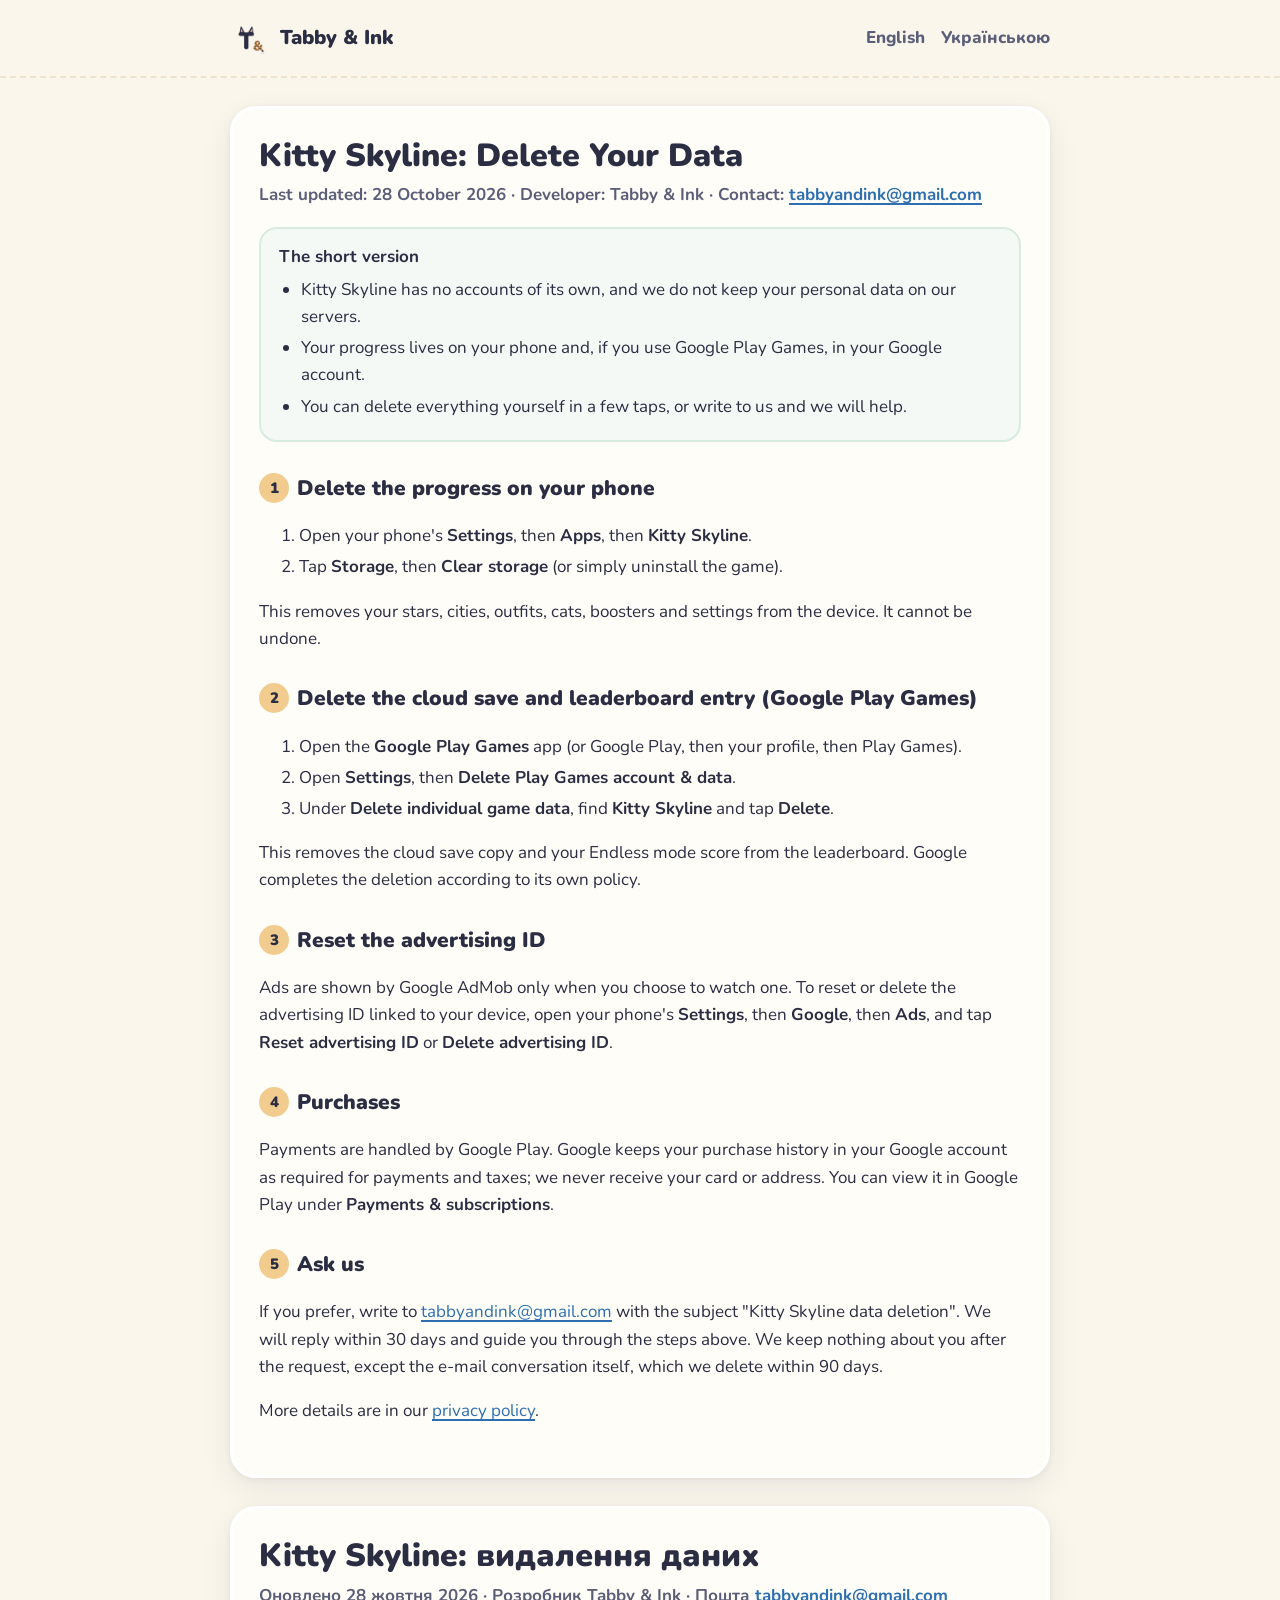
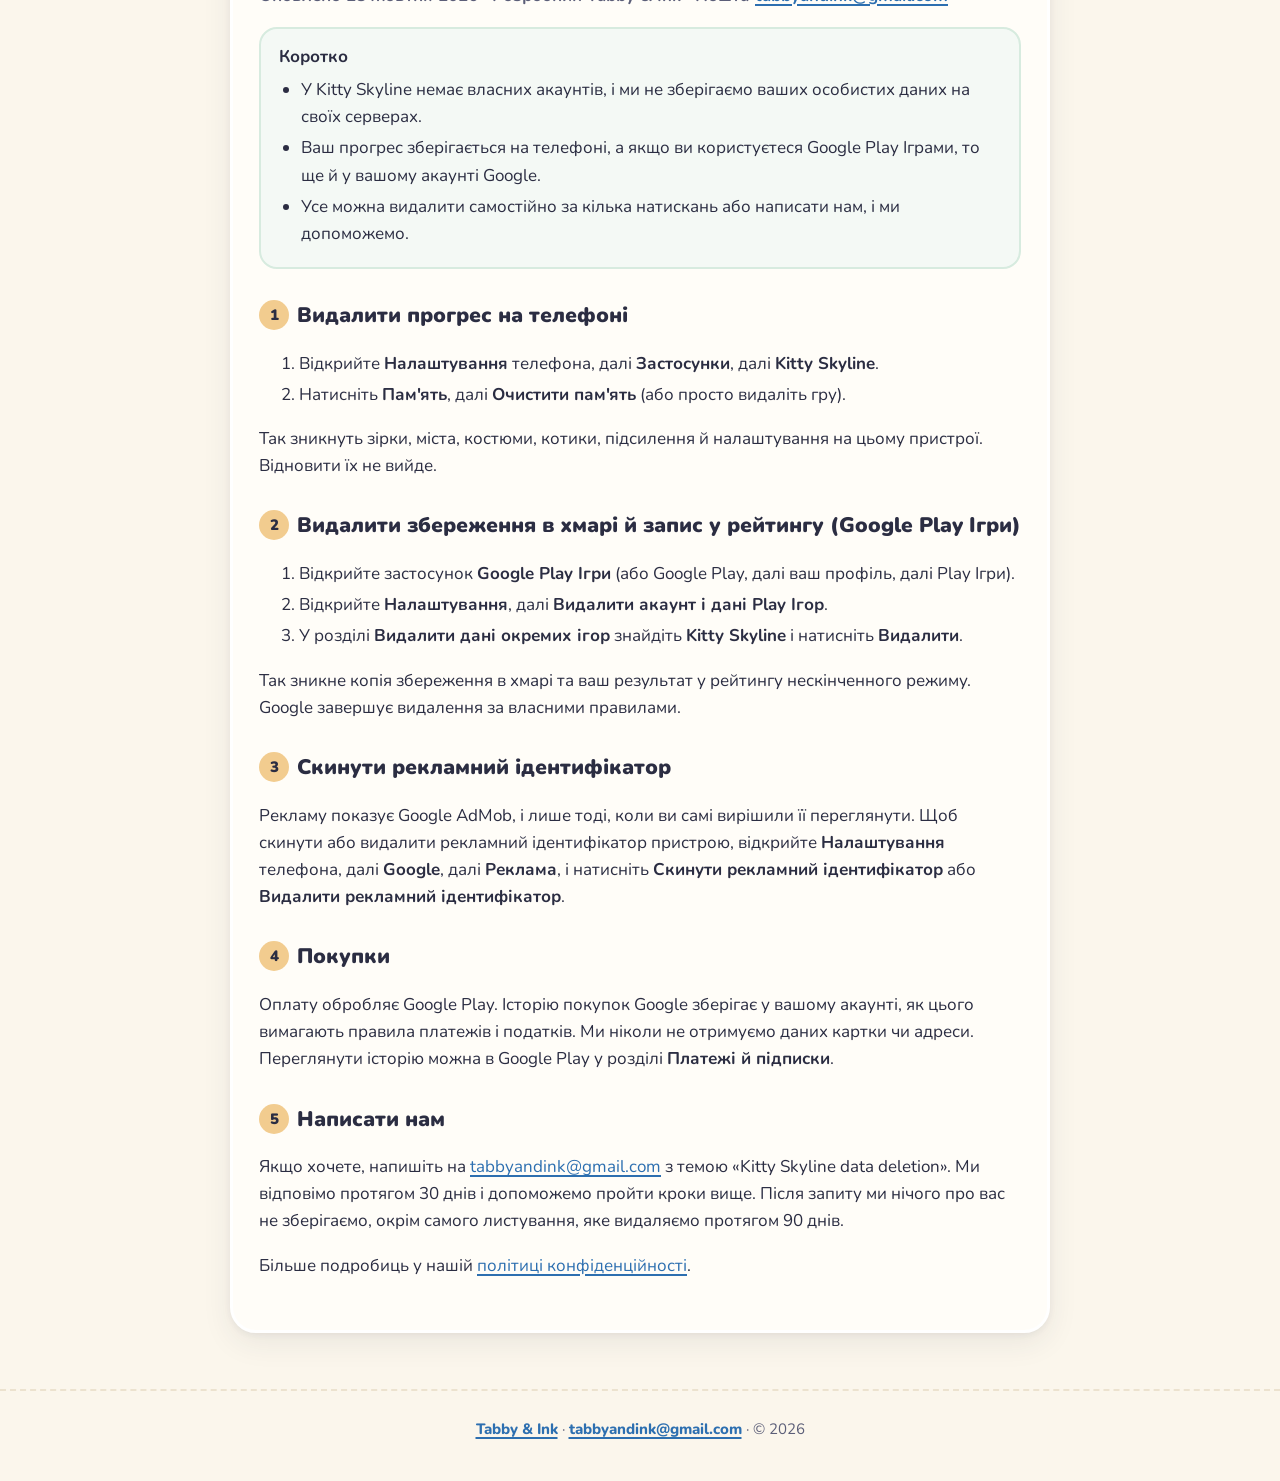
<file: kitty-skyline/delete-data.html>
<!doctype html>
<html lang="en">
<head>
<meta charset="utf-8">
<meta name="viewport" content="width=device-width, initial-scale=1">
<title>Kitty Skyline · Delete your data</title>
<meta name="description" content="How to delete your data from the mobile game Kitty Skyline by Tabby &amp; Ink.">
<link rel="icon" href="../img/favicon.png">
<link rel="apple-touch-icon" href="../img/apple-touch-icon.png">
<link rel="preconnect" href="https://fonts.googleapis.com">
<link rel="preconnect" href="https://fonts.gstatic.com" crossorigin>
<link href="https://fonts.googleapis.com/css2?family=Nunito:wght@600;700;800;900&display=swap" rel="stylesheet">
<link rel="stylesheet" href="../style.css">
</head>
<body>
<header class="top">
  <div class="wrap">
    <a class="brand" href="../"><img src="../img/favicon.png" alt=""><span>Tabby &amp; Ink</span></a>
    <nav><a href="#en">English</a><a href="#uk">Українською</a></nav>
  </div>
</header>

<main class="wrap">

<article class="doc" id="en" lang="en">
  <h1>Kitty Skyline: Delete Your Data</h1>
  <p class="meta">Last updated: 28 October 2026 · Developer: Tabby &amp; Ink · Contact: <a href="mailto:tabbyandink@gmail.com">tabbyandink@gmail.com</a></p>

  <div class="summary">
    <strong>The short version</strong>
    <ul>
      <li>Kitty Skyline has no accounts of its own, and we do not keep your personal data on our servers.</li>
      <li>Your progress lives on your phone and, if you use Google Play Games, in your Google account.</li>
      <li>You can delete everything yourself in a few taps, or write to us and we will help.</li>
    </ul>
  </div>

  <h2><span class="n">1</span>Delete the progress on your phone</h2>
  <ol>
    <li>Open your phone's <strong>Settings</strong>, then <strong>Apps</strong>, then <strong>Kitty Skyline</strong>.</li>
    <li>Tap <strong>Storage</strong>, then <strong>Clear storage</strong> (or simply uninstall the game).</li>
  </ol>
  <p>This removes your stars, cities, outfits, cats, boosters and settings from the device. It cannot be undone.</p>

  <h2><span class="n">2</span>Delete the cloud save and leaderboard entry (Google Play Games)</h2>
  <ol>
    <li>Open the <strong>Google Play Games</strong> app (or Google Play, then your profile, then Play Games).</li>
    <li>Open <strong>Settings</strong>, then <strong>Delete Play Games account &amp; data</strong>.</li>
    <li>Under <strong>Delete individual game data</strong>, find <strong>Kitty Skyline</strong> and tap <strong>Delete</strong>.</li>
  </ol>
  <p>This removes the cloud save copy and your Endless mode score from the leaderboard. Google completes the deletion according to its own policy.</p>

  <h2><span class="n">3</span>Reset the advertising ID</h2>
  <p>Ads are shown by Google AdMob only when you choose to watch one. To reset or delete the advertising ID linked to your device, open your phone's <strong>Settings</strong>, then <strong>Google</strong>, then <strong>Ads</strong>, and tap <strong>Reset advertising ID</strong> or <strong>Delete advertising ID</strong>.</p>

  <h2><span class="n">4</span>Purchases</h2>
  <p>Payments are handled by Google Play. Google keeps your purchase history in your Google account as required for payments and taxes; we never receive your card or address. You can view it in Google Play under <strong>Payments &amp; subscriptions</strong>.</p>

  <h2><span class="n">5</span>Ask us</h2>
  <p>If you prefer, write to <a href="mailto:tabbyandink@gmail.com?subject=Kitty%20Skyline%20data%20deletion">tabbyandink@gmail.com</a> with the subject "Kitty Skyline data deletion". We will reply within 30 days and guide you through the steps above. We keep nothing about you after the request, except the e-mail conversation itself, which we delete within 90 days.</p>

  <p>More details are in our <a href="privacy.html">privacy policy</a>.</p>
</article>

<article class="doc" id="uk" lang="uk">
  <h1>Kitty Skyline: видалення даних</h1>
  <p class="meta">Оновлено 28 жовтня 2026 · Розробник Tabby &amp; Ink · Пошта <a href="mailto:tabbyandink@gmail.com">tabbyandink@gmail.com</a></p>

  <div class="summary">
    <strong>Коротко</strong>
    <ul>
      <li>У Kitty Skyline немає власних акаунтів, і ми не зберігаємо ваших особистих даних на своїх серверах.</li>
      <li>Ваш прогрес зберігається на телефоні, а якщо ви користуєтеся Google Play Іграми, то ще й у вашому акаунті Google.</li>
      <li>Усе можна видалити самостійно за кілька натискань або написати нам, і ми допоможемо.</li>
    </ul>
  </div>

  <h2><span class="n">1</span>Видалити прогрес на телефоні</h2>
  <ol>
    <li>Відкрийте <strong>Налаштування</strong> телефона, далі <strong>Застосунки</strong>, далі <strong>Kitty Skyline</strong>.</li>
    <li>Натисніть <strong>Пам'ять</strong>, далі <strong>Очистити пам'ять</strong> (або просто видаліть гру).</li>
  </ol>
  <p>Так зникнуть зірки, міста, костюми, котики, підсилення й налаштування на цьому пристрої. Відновити їх не вийде.</p>

  <h2><span class="n">2</span>Видалити збереження в хмарі й запис у рейтингу (Google Play Ігри)</h2>
  <ol>
    <li>Відкрийте застосунок <strong>Google Play Ігри</strong> (або Google Play, далі ваш профіль, далі Play Ігри).</li>
    <li>Відкрийте <strong>Налаштування</strong>, далі <strong>Видалити акаунт і дані Play Ігор</strong>.</li>
    <li>У розділі <strong>Видалити дані окремих ігор</strong> знайдіть <strong>Kitty Skyline</strong> і натисніть <strong>Видалити</strong>.</li>
  </ol>
  <p>Так зникне копія збереження в хмарі та ваш результат у рейтингу нескінченного режиму. Google завершує видалення за власними правилами.</p>

  <h2><span class="n">3</span>Скинути рекламний ідентифікатор</h2>
  <p>Рекламу показує Google AdMob, і лише тоді, коли ви самі вирішили її переглянути. Щоб скинути або видалити рекламний ідентифікатор пристрою, відкрийте <strong>Налаштування</strong> телефона, далі <strong>Google</strong>, далі <strong>Реклама</strong>, і натисніть <strong>Скинути рекламний ідентифікатор</strong> або <strong>Видалити рекламний ідентифікатор</strong>.</p>

  <h2><span class="n">4</span>Покупки</h2>
  <p>Оплату обробляє Google Play. Історію покупок Google зберігає у вашому акаунті, як цього вимагають правила платежів і податків. Ми ніколи не отримуємо даних картки чи адреси. Переглянути історію можна в Google Play у розділі <strong>Платежі й підписки</strong>.</p>

  <h2><span class="n">5</span>Написати нам</h2>
  <p>Якщо хочете, напишіть на <a href="mailto:tabbyandink@gmail.com?subject=Kitty%20Skyline%20data%20deletion">tabbyandink@gmail.com</a> з темою «Kitty Skyline data deletion». Ми відповімо протягом 30 днів і допоможемо пройти кроки вище. Після запиту ми нічого про вас не зберігаємо, окрім самого листування, яке видаляємо протягом 90 днів.</p>

  <p>Більше подробиць у нашій <a href="privacy.html#uk">політиці конфіденційності</a>.</p>
</article>

</main>

<footer>
  <div class="wrap">
    <a href="../">Tabby &amp; Ink</a> · <a href="mailto:tabbyandink@gmail.com">tabbyandink@gmail.com</a> · © 2026
  </div>
</footer>
</body>
</html>
</file>
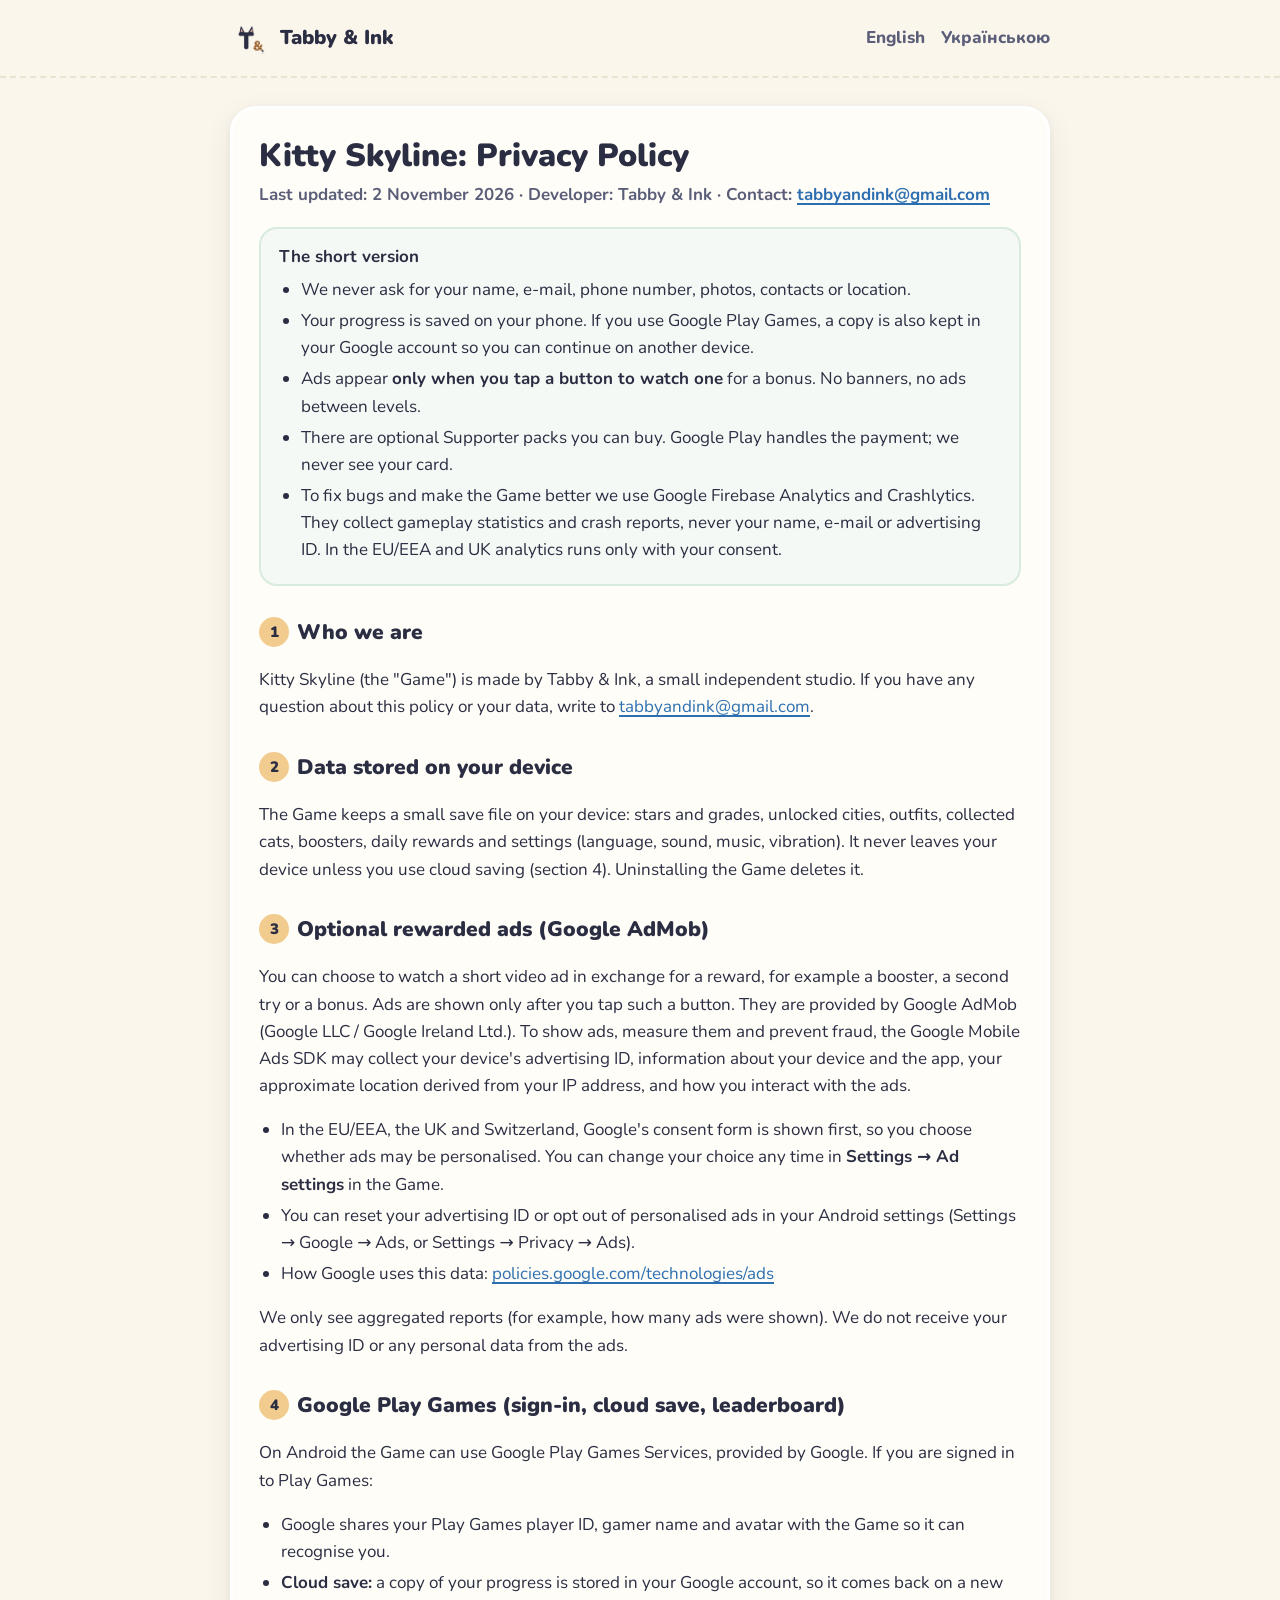
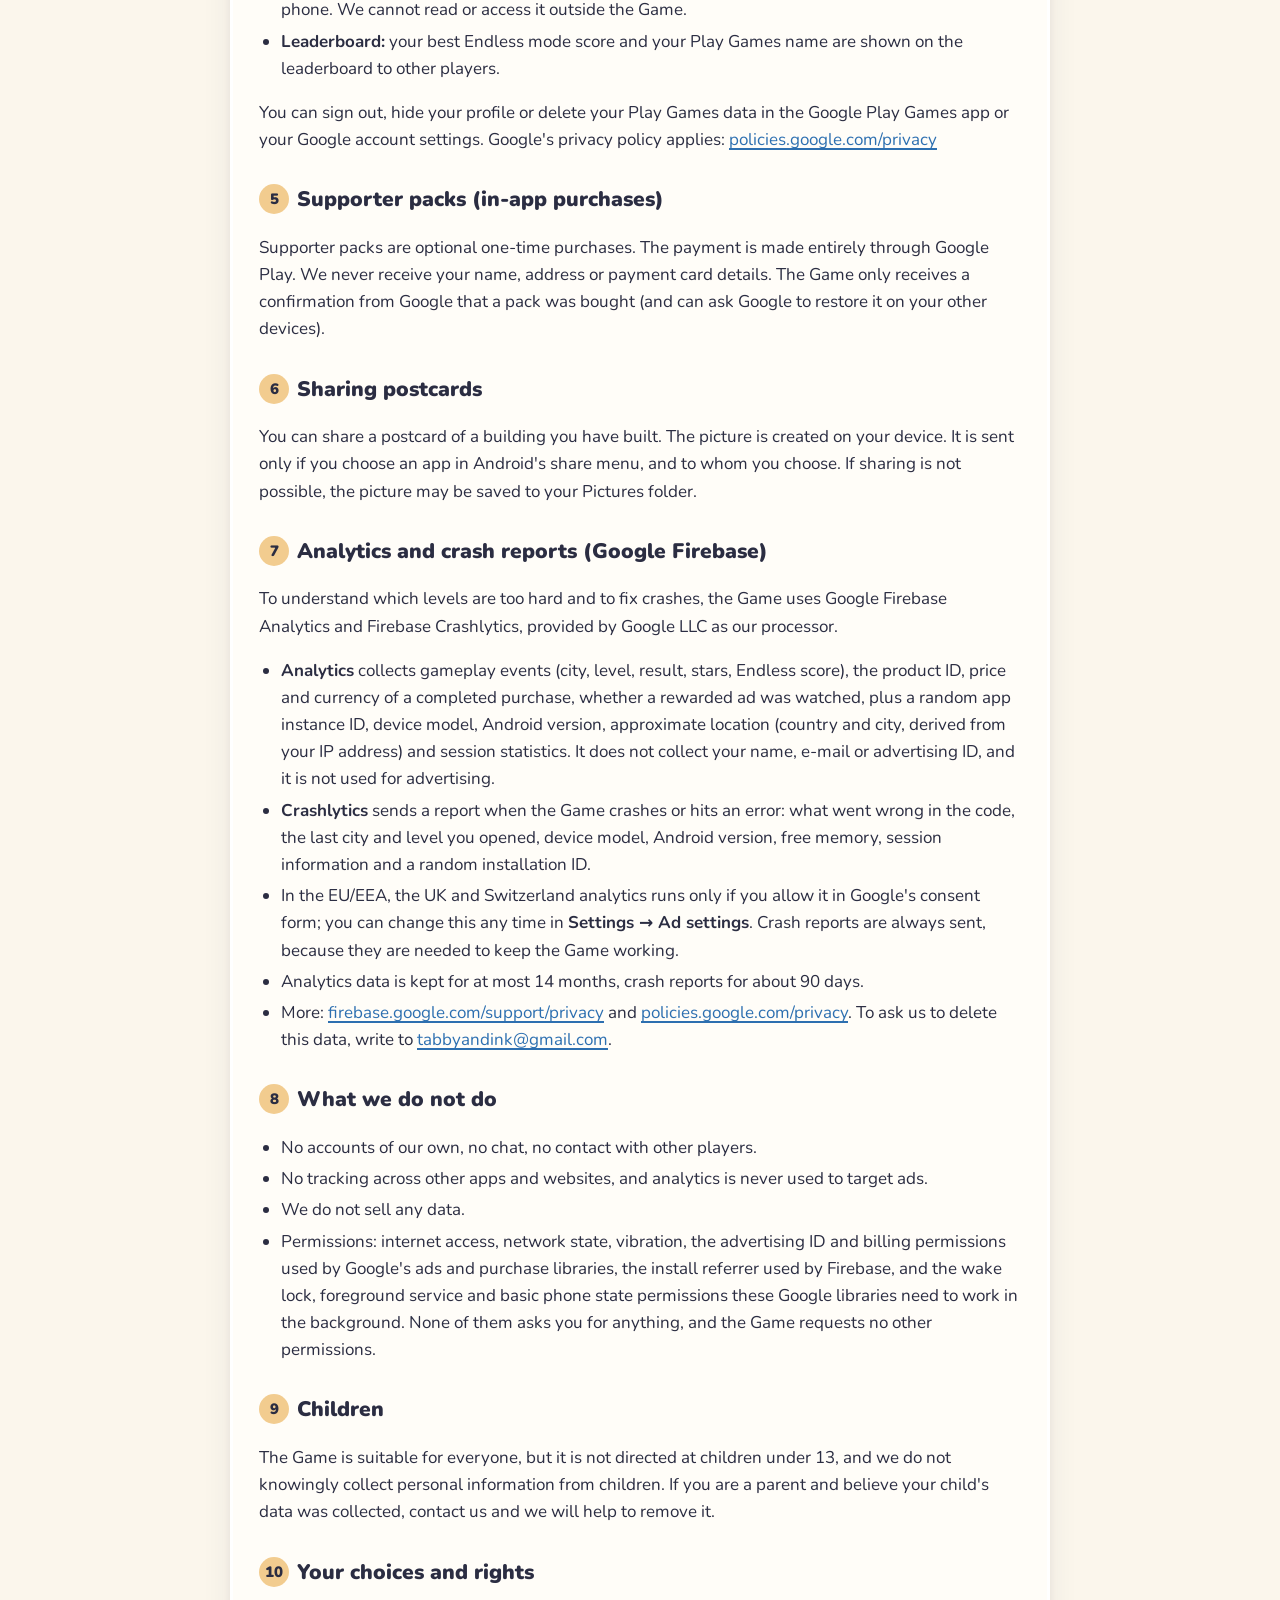
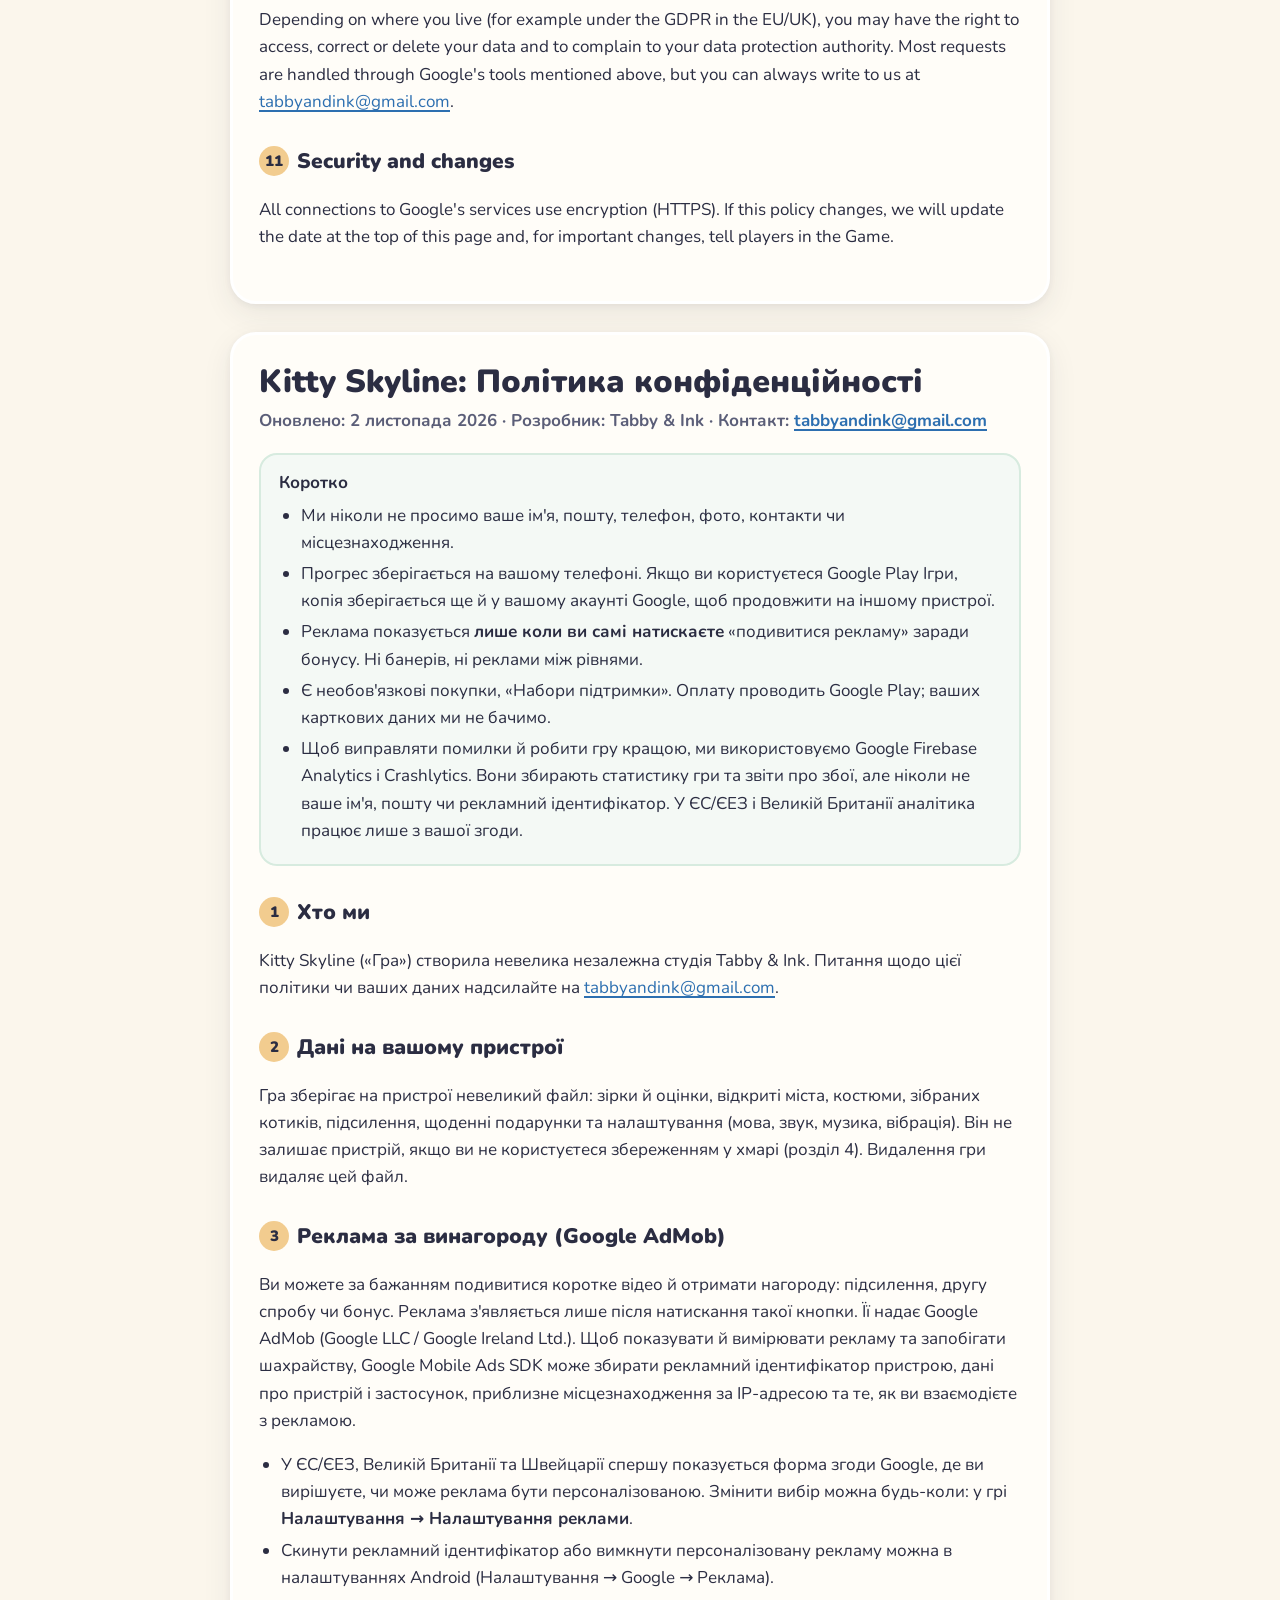
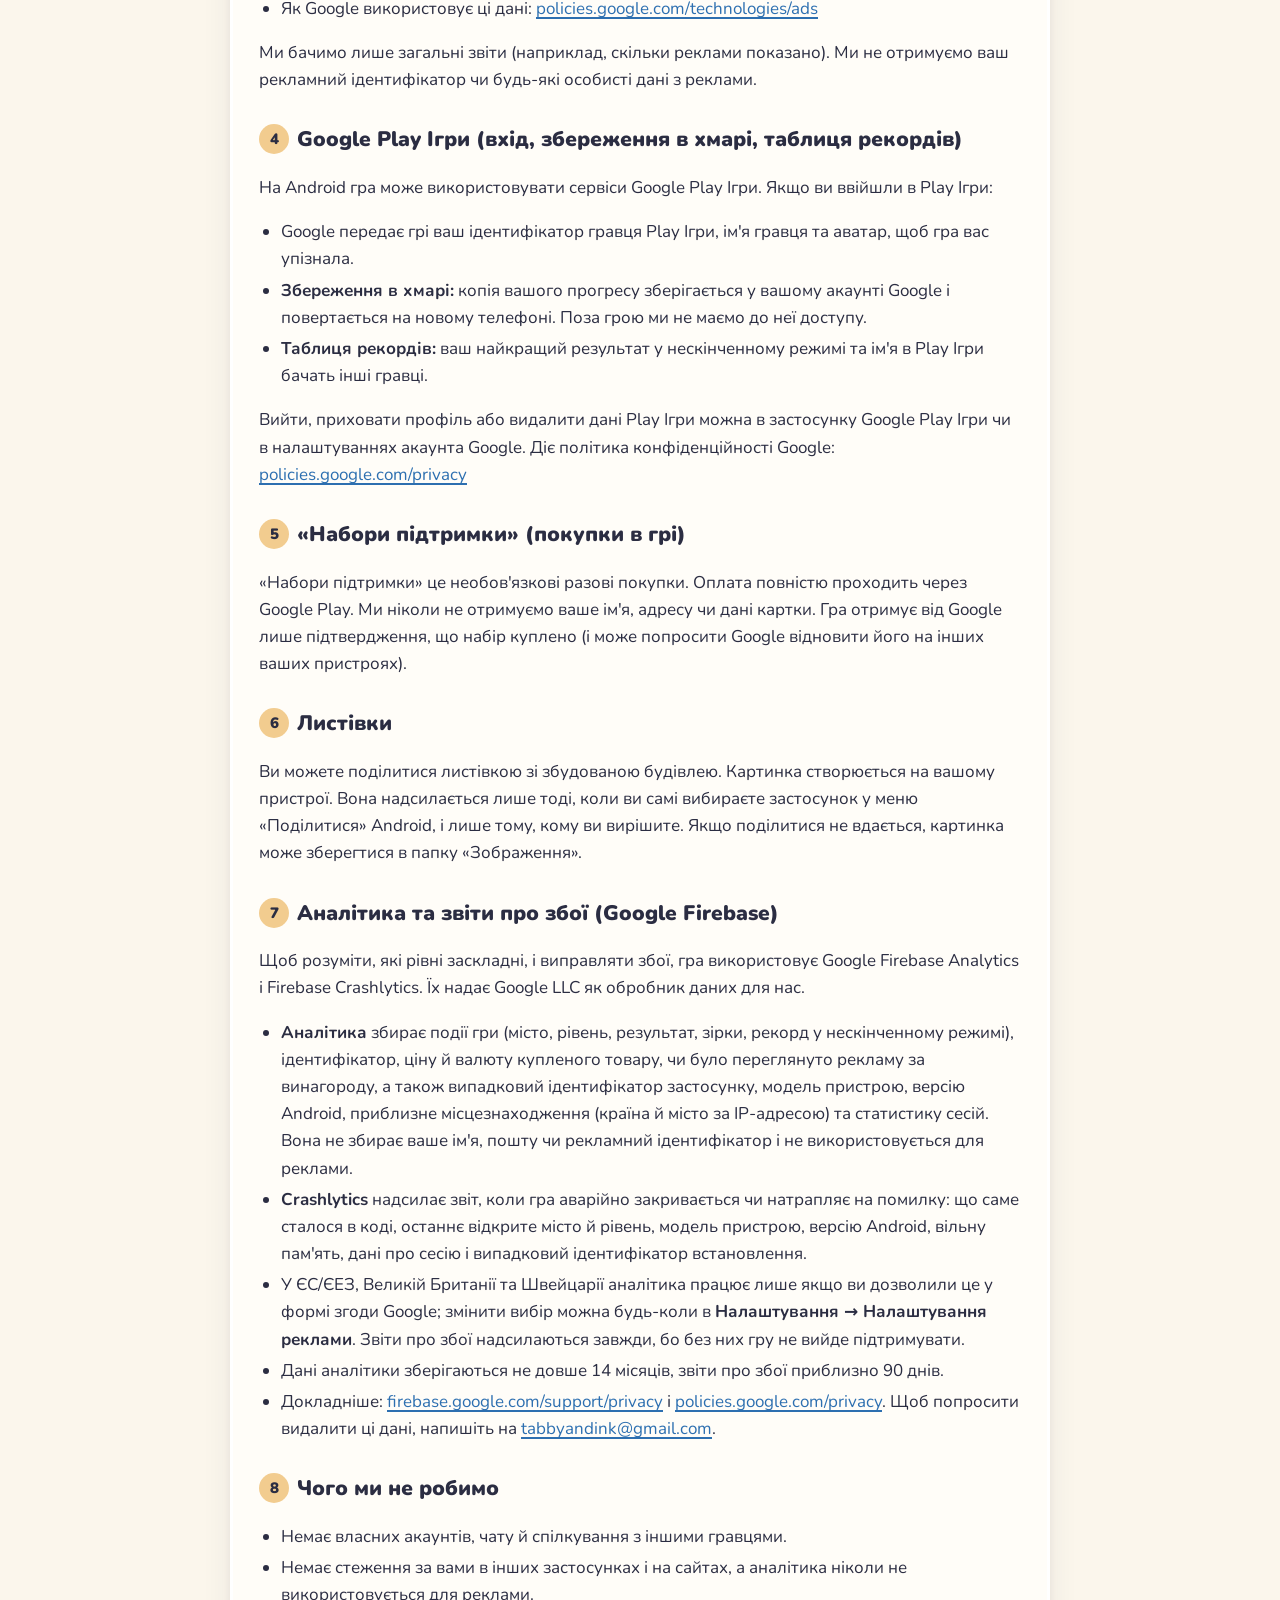
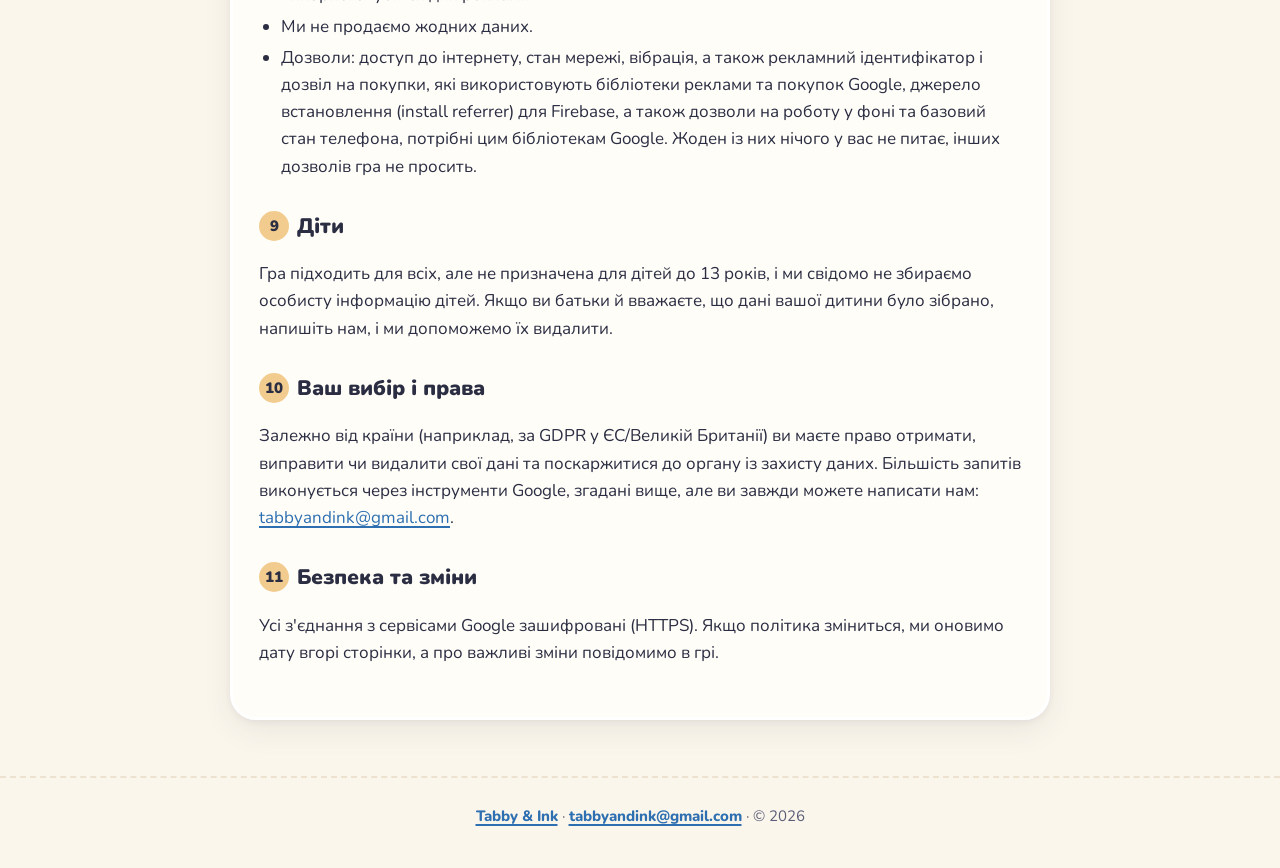
<file: kitty-skyline/privacy.html>
<!doctype html>
<html lang="en">
<head>
<meta charset="utf-8">
<meta name="viewport" content="width=device-width, initial-scale=1">
<title>Kitty Skyline · Privacy policy</title>
<meta name="description" content="Privacy policy of the mobile game Kitty Skyline by Tabby &amp; Ink.">
<link rel="icon" href="../img/favicon.png">
<link rel="apple-touch-icon" href="../img/apple-touch-icon.png">
<link rel="preconnect" href="https://fonts.googleapis.com">
<link rel="preconnect" href="https://fonts.gstatic.com" crossorigin>
<link href="https://fonts.googleapis.com/css2?family=Nunito:wght@600;700;800;900&display=swap" rel="stylesheet">
<link rel="stylesheet" href="../style.css">
</head>
<body>
<header class="top">
  <div class="wrap">
    <a class="brand" href="../"><img src="../img/favicon.png" alt=""><span>Tabby &amp; Ink</span></a>
    <nav><a href="#en">English</a><a href="#uk">Українською</a></nav>
  </div>
</header>

<main class="wrap">

<article class="doc" id="en" lang="en">
  <h1>Kitty Skyline: Privacy Policy</h1>
  <p class="meta">Last updated: 2 November 2026 · Developer: Tabby &amp; Ink · Contact: <a href="mailto:tabbyandink@gmail.com">tabbyandink@gmail.com</a></p>

  <div class="summary">
    <strong>The short version</strong>
    <ul>
      <li>We never ask for your name, e-mail, phone number, photos, contacts or location.</li>
      <li>Your progress is saved on your phone. If you use Google Play Games, a copy is also kept in your Google account so you can continue on another device.</li>
      <li>Ads appear <strong>only when you tap a button to watch one</strong> for a bonus. No banners, no ads between levels.</li>
      <li>There are optional Supporter packs you can buy. Google Play handles the payment; we never see your card.</li>
      <li>To fix bugs and make the Game better we use Google Firebase Analytics and Crashlytics. They collect gameplay statistics and crash reports, never your name, e-mail or advertising ID. In the EU/EEA and UK analytics runs only with your consent.</li>
    </ul>
  </div>

  <h2><span class="n">1</span>Who we are</h2>
  <p>Kitty Skyline (the "Game") is made by Tabby &amp; Ink, a small independent studio. If you have any question about this policy or your data, write to <a href="mailto:tabbyandink@gmail.com">tabbyandink@gmail.com</a>.</p>

  <h2><span class="n">2</span>Data stored on your device</h2>
  <p>The Game keeps a small save file on your device: stars and grades, unlocked cities, outfits, collected cats, boosters, daily rewards and settings (language, sound, music, vibration). It never leaves your device unless you use cloud saving (section 4). Uninstalling the Game deletes it.</p>

  <h2><span class="n">3</span>Optional rewarded ads (Google AdMob)</h2>
  <p>You can choose to watch a short video ad in exchange for a reward, for example a booster, a second try or a bonus. Ads are shown only after you tap such a button. They are provided by Google AdMob (Google LLC / Google Ireland Ltd.). To show ads, measure them and prevent fraud, the Google Mobile Ads SDK may collect your device's advertising ID, information about your device and the app, your approximate location derived from your IP address, and how you interact with the ads.</p>
  <ul>
    <li>In the EU/EEA, the UK and Switzerland, Google's consent form is shown first, so you choose whether ads may be personalised. You can change your choice any time in <strong>Settings → Ad settings</strong> in the Game.</li>
    <li>You can reset your advertising ID or opt out of personalised ads in your Android settings (Settings → Google → Ads, or Settings → Privacy → Ads).</li>
    <li>How Google uses this data: <a href="https://policies.google.com/technologies/ads">policies.google.com/technologies/ads</a></li>
  </ul>
  <p>We only see aggregated reports (for example, how many ads were shown). We do not receive your advertising ID or any personal data from the ads.</p>

  <h2><span class="n">4</span>Google Play Games (sign-in, cloud save, leaderboard)</h2>
  <p>On Android the Game can use Google Play Games Services, provided by Google. If you are signed in to Play Games:</p>
  <ul>
    <li>Google shares your Play Games player ID, gamer name and avatar with the Game so it can recognise you.</li>
    <li><strong>Cloud save:</strong> a copy of your progress is stored in your Google account, so it comes back on a new phone. We cannot read or access it outside the Game.</li>
    <li><strong>Leaderboard:</strong> your best Endless mode score and your Play Games name are shown on the leaderboard to other players.</li>
  </ul>
  <p>You can sign out, hide your profile or delete your Play Games data in the Google Play Games app or your Google account settings. Google's privacy policy applies: <a href="https://policies.google.com/privacy">policies.google.com/privacy</a></p>

  <h2><span class="n">5</span>Supporter packs (in-app purchases)</h2>
  <p>Supporter packs are optional one-time purchases. The payment is made entirely through Google Play. We never receive your name, address or payment card details. The Game only receives a confirmation from Google that a pack was bought (and can ask Google to restore it on your other devices).</p>

  <h2><span class="n">6</span>Sharing postcards</h2>
  <p>You can share a postcard of a building you have built. The picture is created on your device. It is sent only if you choose an app in Android's share menu, and to whom you choose. If sharing is not possible, the picture may be saved to your Pictures folder.</p>

  <h2><span class="n">7</span>Analytics and crash reports (Google Firebase)</h2>
  <p>To understand which levels are too hard and to fix crashes, the Game uses Google Firebase Analytics and Firebase Crashlytics, provided by Google LLC as our processor.</p>
  <ul>
    <li><strong>Analytics</strong> collects gameplay events (city, level, result, stars, Endless score), the product ID, price and currency of a completed purchase, whether a rewarded ad was watched, plus a random app instance ID, device model, Android version, approximate location (country and city, derived from your IP address) and session statistics. It does not collect your name, e-mail or advertising ID, and it is not used for advertising.</li>
    <li><strong>Crashlytics</strong> sends a report when the Game crashes or hits an error: what went wrong in the code, the last city and level you opened, device model, Android version, free memory, session information and a random installation ID.</li>
    <li>In the EU/EEA, the UK and Switzerland analytics runs only if you allow it in Google's consent form; you can change this any time in <strong>Settings → Ad settings</strong>. Crash reports are always sent, because they are needed to keep the Game working.</li>
    <li>Analytics data is kept for at most 14 months, crash reports for about 90 days.</li>
    <li>More: <a href="https://firebase.google.com/support/privacy">firebase.google.com/support/privacy</a> and <a href="https://policies.google.com/privacy">policies.google.com/privacy</a>. To ask us to delete this data, write to <a href="mailto:tabbyandink@gmail.com">tabbyandink@gmail.com</a>.</li>
  </ul>

  <h2><span class="n">8</span>What we do not do</h2>
  <ul>
    <li>No accounts of our own, no chat, no contact with other players.</li>
    <li>No tracking across other apps and websites, and analytics is never used to target ads.</li>
    <li>We do not sell any data.</li>
    <li>Permissions: internet access, network state, vibration, the advertising ID and billing permissions used by Google's ads and purchase libraries, the install referrer used by Firebase, and the wake lock, foreground service and basic phone state permissions these Google libraries need to work in the background. None of them asks you for anything, and the Game requests no other permissions.</li>
  </ul>

  <h2><span class="n">9</span>Children</h2>
  <p>The Game is suitable for everyone, but it is not directed at children under 13, and we do not knowingly collect personal information from children. If you are a parent and believe your child's data was collected, contact us and we will help to remove it.</p>

  <h2><span class="n">10</span>Your choices and rights</h2>
  <p>Depending on where you live (for example under the GDPR in the EU/UK), you may have the right to access, correct or delete your data and to complain to your data protection authority. Most requests are handled through Google's tools mentioned above, but you can always write to us at <a href="mailto:tabbyandink@gmail.com">tabbyandink@gmail.com</a>.</p>

  <h2><span class="n">11</span>Security and changes</h2>
  <p>All connections to Google's services use encryption (HTTPS). If this policy changes, we will update the date at the top of this page and, for important changes, tell players in the Game.</p>
</article>

<article class="doc" id="uk" lang="uk">
  <h1>Kitty Skyline: Політика конфіденційності</h1>
  <p class="meta">Оновлено: 2 листопада 2026 · Розробник: Tabby &amp; Ink · Контакт: <a href="mailto:tabbyandink@gmail.com">tabbyandink@gmail.com</a></p>

  <div class="summary">
    <strong>Коротко</strong>
    <ul>
      <li>Ми ніколи не просимо ваше ім'я, пошту, телефон, фото, контакти чи місцезнаходження.</li>
      <li>Прогрес зберігається на вашому телефоні. Якщо ви користуєтеся Google Play Ігри, копія зберігається ще й у вашому акаунті Google, щоб продовжити на іншому пристрої.</li>
      <li>Реклама показується <strong>лише коли ви самі натискаєте</strong> «подивитися рекламу» заради бонусу. Ні банерів, ні реклами між рівнями.</li>
      <li>Є необов'язкові покупки, «Набори підтримки». Оплату проводить Google Play; ваших карткових даних ми не бачимо.</li>
      <li>Щоб виправляти помилки й робити гру кращою, ми використовуємо Google Firebase Analytics і Crashlytics. Вони збирають статистику гри та звіти про збої, але ніколи не ваше ім'я, пошту чи рекламний ідентифікатор. У ЄС/ЄЕЗ і Великій Британії аналітика працює лише з вашої згоди.</li>
    </ul>
  </div>

  <h2><span class="n">1</span>Хто ми</h2>
  <p>Kitty Skyline («Гра») створила невелика незалежна студія Tabby &amp; Ink. Питання щодо цієї політики чи ваших даних надсилайте на <a href="mailto:tabbyandink@gmail.com">tabbyandink@gmail.com</a>.</p>

  <h2><span class="n">2</span>Дані на вашому пристрої</h2>
  <p>Гра зберігає на пристрої невеликий файл: зірки й оцінки, відкриті міста, костюми, зібраних котиків, підсилення, щоденні подарунки та налаштування (мова, звук, музика, вібрація). Він не залишає пристрій, якщо ви не користуєтеся збереженням у хмарі (розділ 4). Видалення гри видаляє цей файл.</p>

  <h2><span class="n">3</span>Реклама за винагороду (Google AdMob)</h2>
  <p>Ви можете за бажанням подивитися коротке відео й отримати нагороду: підсилення, другу спробу чи бонус. Реклама з'являється лише після натискання такої кнопки. Її надає Google AdMob (Google LLC / Google Ireland Ltd.). Щоб показувати й вимірювати рекламу та запобігати шахрайству, Google Mobile Ads SDK може збирати рекламний ідентифікатор пристрою, дані про пристрій і застосунок, приблизне місцезнаходження за IP-адресою та те, як ви взаємодієте з рекламою.</p>
  <ul>
    <li>У ЄС/ЄЕЗ, Великій Британії та Швейцарії спершу показується форма згоди Google, де ви вирішуєте, чи може реклама бути персоналізованою. Змінити вибір можна будь-коли: у грі <strong>Налаштування → Налаштування реклами</strong>.</li>
    <li>Скинути рекламний ідентифікатор або вимкнути персоналізовану рекламу можна в налаштуваннях Android (Налаштування → Google → Реклама).</li>
    <li>Як Google використовує ці дані: <a href="https://policies.google.com/technologies/ads?hl=uk">policies.google.com/technologies/ads</a></li>
  </ul>
  <p>Ми бачимо лише загальні звіти (наприклад, скільки реклами показано). Ми не отримуємо ваш рекламний ідентифікатор чи будь-які особисті дані з реклами.</p>

  <h2><span class="n">4</span>Google Play Ігри (вхід, збереження в хмарі, таблиця рекордів)</h2>
  <p>На Android гра може використовувати сервіси Google Play Ігри. Якщо ви ввійшли в Play Ігри:</p>
  <ul>
    <li>Google передає грі ваш ідентифікатор гравця Play Ігри, ім'я гравця та аватар, щоб гра вас упізнала.</li>
    <li><strong>Збереження в хмарі:</strong> копія вашого прогресу зберігається у вашому акаунті Google і повертається на новому телефоні. Поза грою ми не маємо до неї доступу.</li>
    <li><strong>Таблиця рекордів:</strong> ваш найкращий результат у нескінченному режимі та ім'я в Play Ігри бачать інші гравці.</li>
  </ul>
  <p>Вийти, приховати профіль або видалити дані Play Ігри можна в застосунку Google Play Ігри чи в налаштуваннях акаунта Google. Діє політика конфіденційності Google: <a href="https://policies.google.com/privacy?hl=uk">policies.google.com/privacy</a></p>

  <h2><span class="n">5</span>«Набори підтримки» (покупки в грі)</h2>
  <p>«Набори підтримки» це необов'язкові разові покупки. Оплата повністю проходить через Google Play. Ми ніколи не отримуємо ваше ім'я, адресу чи дані картки. Гра отримує від Google лише підтвердження, що набір куплено (і може попросити Google відновити його на інших ваших пристроях).</p>

  <h2><span class="n">6</span>Листівки</h2>
  <p>Ви можете поділитися листівкою зі збудованою будівлею. Картинка створюється на вашому пристрої. Вона надсилається лише тоді, коли ви самі вибираєте застосунок у меню «Поділитися» Android, і лише тому, кому ви вирішите. Якщо поділитися не вдається, картинка може зберегтися в папку «Зображення».</p>

  <h2><span class="n">7</span>Аналітика та звіти про збої (Google Firebase)</h2>
  <p>Щоб розуміти, які рівні заскладні, і виправляти збої, гра використовує Google Firebase Analytics і Firebase Crashlytics. Їх надає Google LLC як обробник даних для нас.</p>
  <ul>
    <li><strong>Аналітика</strong> збирає події гри (місто, рівень, результат, зірки, рекорд у нескінченному режимі), ідентифікатор, ціну й валюту купленого товару, чи було переглянуто рекламу за винагороду, а також випадковий ідентифікатор застосунку, модель пристрою, версію Android, приблизне місцезнаходження (країна й місто за IP-адресою) та статистику сесій. Вона не збирає ваше ім'я, пошту чи рекламний ідентифікатор і не використовується для реклами.</li>
    <li><strong>Crashlytics</strong> надсилає звіт, коли гра аварійно закривається чи натрапляє на помилку: що саме сталося в коді, останнє відкрите місто й рівень, модель пристрою, версію Android, вільну пам'ять, дані про сесію і випадковий ідентифікатор встановлення.</li>
    <li>У ЄС/ЄЕЗ, Великій Британії та Швейцарії аналітика працює лише якщо ви дозволили це у формі згоди Google; змінити вибір можна будь-коли в <strong>Налаштування → Налаштування реклами</strong>. Звіти про збої надсилаються завжди, бо без них гру не вийде підтримувати.</li>
    <li>Дані аналітики зберігаються не довше 14 місяців, звіти про збої приблизно 90 днів.</li>
    <li>Докладніше: <a href="https://firebase.google.com/support/privacy">firebase.google.com/support/privacy</a> і <a href="https://policies.google.com/privacy?hl=uk">policies.google.com/privacy</a>. Щоб попросити видалити ці дані, напишіть на <a href="mailto:tabbyandink@gmail.com">tabbyandink@gmail.com</a>.</li>
  </ul>

  <h2><span class="n">8</span>Чого ми не робимо</h2>
  <ul>
    <li>Немає власних акаунтів, чату й спілкування з іншими гравцями.</li>
    <li>Немає стеження за вами в інших застосунках і на сайтах, а аналітика ніколи не використовується для реклами.</li>
    <li>Ми не продаємо жодних даних.</li>
    <li>Дозволи: доступ до інтернету, стан мережі, вібрація, а також рекламний ідентифікатор і дозвіл на покупки, які використовують бібліотеки реклами та покупок Google, джерело встановлення (install referrer) для Firebase, а також дозволи на роботу у фоні та базовий стан телефона, потрібні цим бібліотекам Google. Жоден із них нічого у вас не питає, інших дозволів гра не просить.</li>
  </ul>

  <h2><span class="n">9</span>Діти</h2>
  <p>Гра підходить для всіх, але не призначена для дітей до 13 років, і ми свідомо не збираємо особисту інформацію дітей. Якщо ви батьки й вважаєте, що дані вашої дитини було зібрано, напишіть нам, і ми допоможемо їх видалити.</p>

  <h2><span class="n">10</span>Ваш вибір і права</h2>
  <p>Залежно від країни (наприклад, за GDPR у ЄС/Великій Британії) ви маєте право отримати, виправити чи видалити свої дані та поскаржитися до органу із захисту даних. Більшість запитів виконується через інструменти Google, згадані вище, але ви завжди можете написати нам: <a href="mailto:tabbyandink@gmail.com">tabbyandink@gmail.com</a>.</p>

  <h2><span class="n">11</span>Безпека та зміни</h2>
  <p>Усі з'єднання з сервісами Google зашифровані (HTTPS). Якщо політика зміниться, ми оновимо дату вгорі сторінки, а про важливі зміни повідомимо в грі.</p>
</article>

</main>

<footer>
  <div class="wrap">
    <a href="../">Tabby &amp; Ink</a> · <a href="mailto:tabbyandink@gmail.com">tabbyandink@gmail.com</a> · © 2026
  </div>
</footer>
</body>
</html>
</file>
<file: style.css>
/* Tabby & Ink: the same cosy palette and font as the games (cream paper, ink, coral, sand, sage) */
:root {
  --paper: #fbf6ec;
  --card: #fffdf8;
  --ink: #2b2d42;
  --ink-soft: #5b5e78;
  --coral: #e07a5f;
  --sand: #f2cc8f;
  --sage: #81b29a;
  --line: #ece2cf;
  --shadow: 0 10px 30px rgba(43, 45, 66, 0.08), 0 2px 6px rgba(43, 45, 66, 0.06);
}

* { box-sizing: border-box; }

html { -webkit-text-size-adjust: 100%; }

body {
  margin: 0;
  background: var(--paper);
  color: var(--ink);
  font-family: "Nunito", system-ui, -apple-system, "Segoe UI", Roboto, sans-serif;
  font-size: 17px;
  line-height: 1.6;
}

a { color: #2d6fb0; text-decoration-thickness: 1.5px; text-underline-offset: 3px; }
a:hover { color: var(--coral); }

.wrap { max-width: 860px; margin: 0 auto; padding: 0 20px; }

/* --- header with the little paw trail --------------------------------- */
.top {
  padding: 18px 0;
  border-bottom: 2px dashed var(--line);
}
.top .wrap { display: flex; align-items: center; justify-content: space-between; gap: 12px; }
.brand { display: flex; align-items: center; gap: 10px; text-decoration: none; color: var(--ink); font-weight: 900; font-size: 20px; }
.brand img { width: 40px; height: 40px; border-radius: 10px; }
.top nav a { font-weight: 800; text-decoration: none; color: var(--ink-soft); margin-left: 16px; }
.top nav a:hover { color: var(--coral); }

/* --- studio hero ------------------------------------------------------- */
.hero { text-align: center; padding: 48px 0 24px; }
.hero img { width: min(360px, 80vw); height: auto; }
.hero p { font-size: 20px; color: var(--ink-soft); max-width: 560px; margin: 8px auto 0; font-weight: 700; }

.paws { display: flex; justify-content: center; gap: 18px; margin: 28px 0 8px; opacity: 0.35; }
.paws span { width: 14px; height: 14px; border-radius: 50%; background: var(--ink); display: inline-block; }
.paws span:nth-child(odd) { transform: translateY(6px); }

/* --- game card ----------------------------------------------------------- */
h2.section { font-size: 15px; letter-spacing: 0.22em; text-transform: uppercase; color: var(--coral); text-align: center; margin: 40px 0 16px; }

.game {
  background: var(--card);
  border-radius: 28px;
  box-shadow: var(--shadow);
  overflow: hidden;
  border: 3px solid #fff;
}
.game .banner { display: block; width: 100%; height: auto; aspect-ratio: 1024 / 500; object-fit: cover; }
.game .body { display: flex; gap: 18px; padding: 20px 22px 24px; align-items: flex-start; }
.game .icon { width: 88px; height: 88px; border-radius: 22px; flex: none; box-shadow: 0 4px 12px rgba(43, 45, 66, 0.18); margin-top: -52px; border: 4px solid var(--card); }
.game h3 { margin: 0; font-size: 26px; font-weight: 900; line-height: 1.2; }
.game .tag { margin: 4px 0 10px; color: var(--ink-soft); font-weight: 700; }
.game .links { display: flex; flex-wrap: wrap; gap: 10px; }

.btn {
  display: inline-block;
  padding: 10px 18px;
  border-radius: 999px;
  font-weight: 900;
  text-decoration: none;
  background: var(--coral);
  color: #fff;
  box-shadow: 0 4px 0 #b65c45;
}
.btn:hover { color: #fff; filter: brightness(1.05); }
.btn.soft { background: #eef3f8; color: var(--ink); box-shadow: 0 4px 0 #d3dce6; }
.btn.soft:hover { color: var(--ink); }
.soon { display: inline-block; padding: 10px 18px; border-radius: 999px; font-weight: 800; background: #f6efe0; color: var(--ink-soft); }

/* --- footer -------------------------------------------------------------- */
footer { margin: 56px 0 0; padding: 26px 0 40px; border-top: 2px dashed var(--line); color: var(--ink-soft); font-size: 15px; text-align: center; }
footer a { font-weight: 800; }

/* --- policy page --------------------------------------------------------- */
.doc { background: var(--card); border-radius: 26px; box-shadow: var(--shadow); padding: 28px 26px 34px; margin: 28px 0; border: 3px solid #fff; }
.doc h1 { font-size: 32px; line-height: 1.2; margin: 0 0 6px; font-weight: 900; }
.doc .meta { color: var(--ink-soft); font-weight: 700; margin: 0 0 18px; }
.doc h2 { font-size: 21px; margin: 30px 0 8px; font-weight: 900; }
.doc h2 .n { display: inline-flex; width: 30px; height: 30px; border-radius: 50%; background: var(--sand); align-items: center; justify-content: center; font-size: 15px; margin-right: 8px; vertical-align: 2px; }
.doc ul { padding-left: 22px; }
.doc li { margin: 4px 0; }
.summary { background: #f4f9f5; border: 2px solid #d7ebdf; border-radius: 18px; padding: 14px 18px; }
.summary ul { margin: 6px 0; }
.lang { display: flex; gap: 8px; margin: 0 0 14px; }
.lang a { font-weight: 900; text-decoration: none; padding: 6px 14px; border-radius: 999px; background: #eef3f8; color: var(--ink); }
.lang a:hover { background: var(--sand); }

@media (max-width: 560px) {
  body { font-size: 16px; }
  .top nav a { margin-left: 10px; font-size: 15px; }
  .brand span { display: none; }
  .game .body { flex-direction: column; gap: 10px; }
  .game .icon { margin-top: -56px; }
  .doc { padding: 22px 18px 28px; border-radius: 20px; }
  .doc h1 { font-size: 27px; }
}

.game + .game { margin-top: 28px; }
</file>
